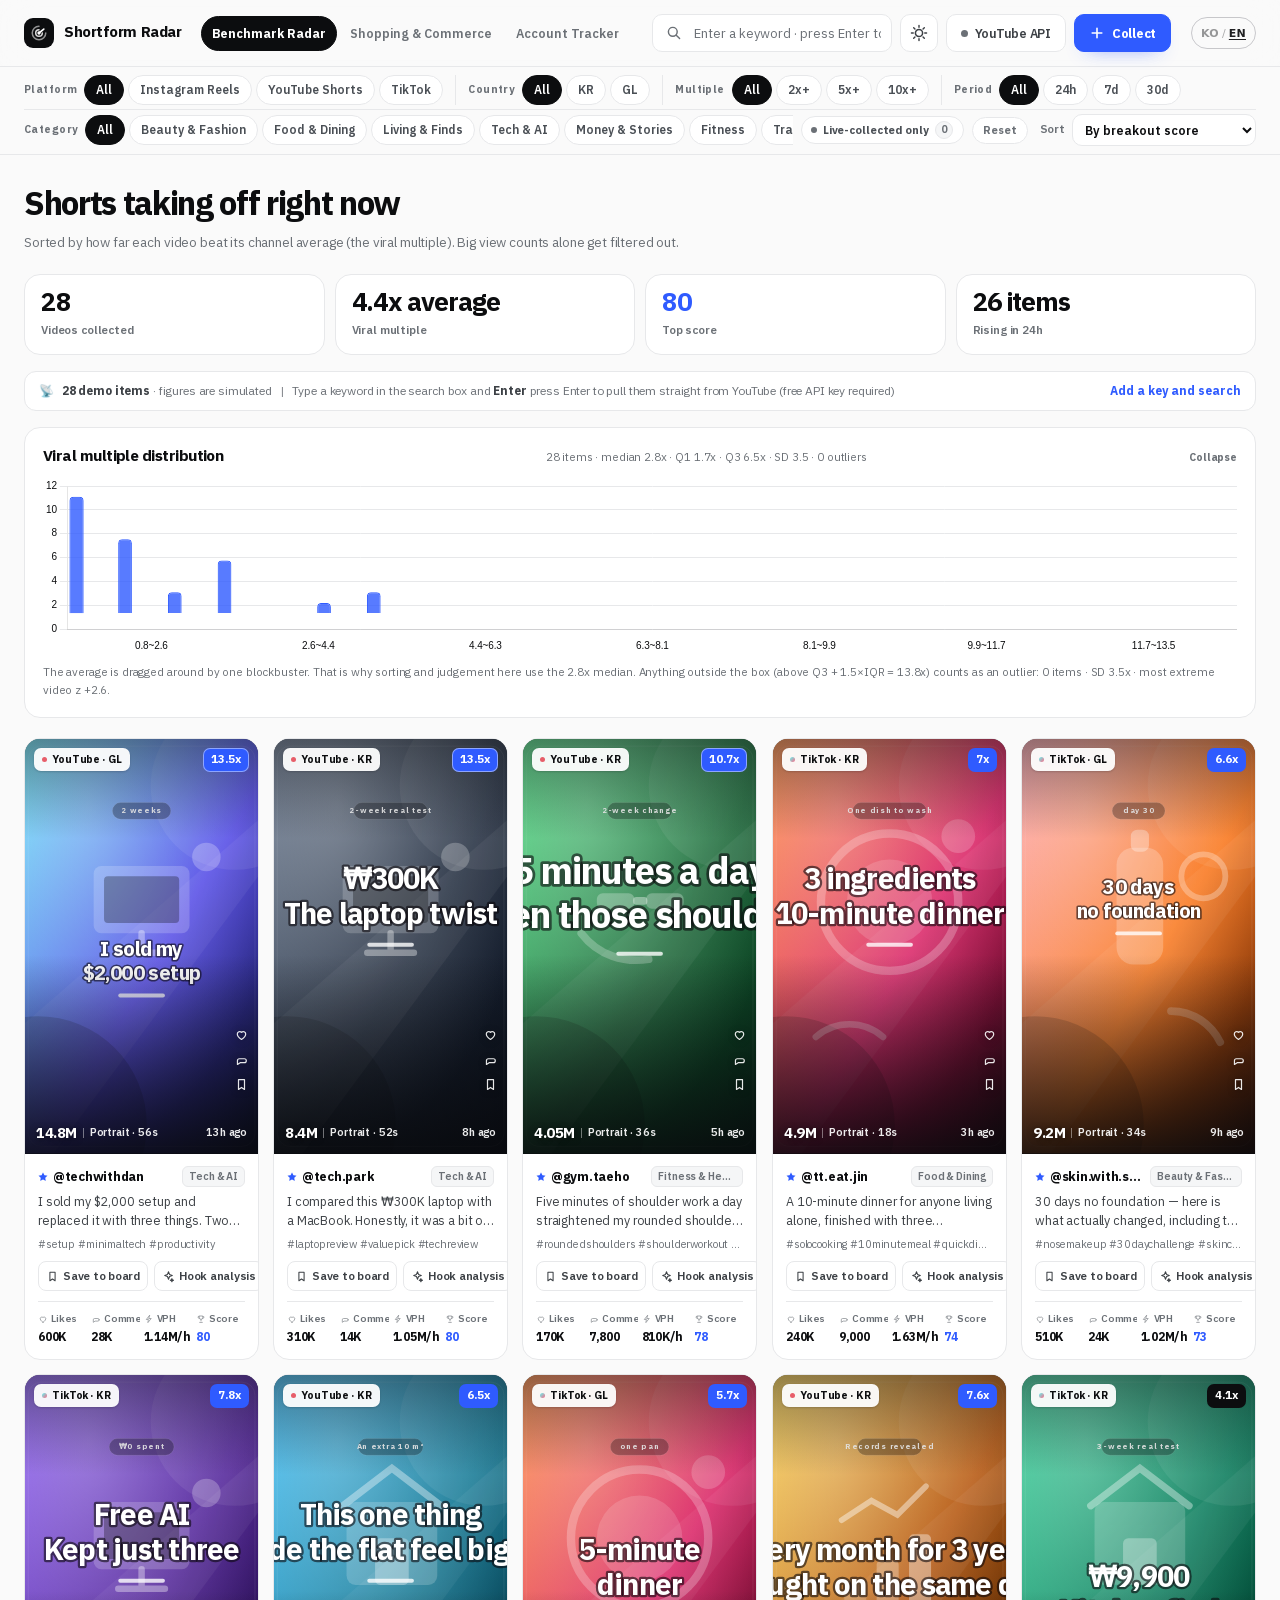
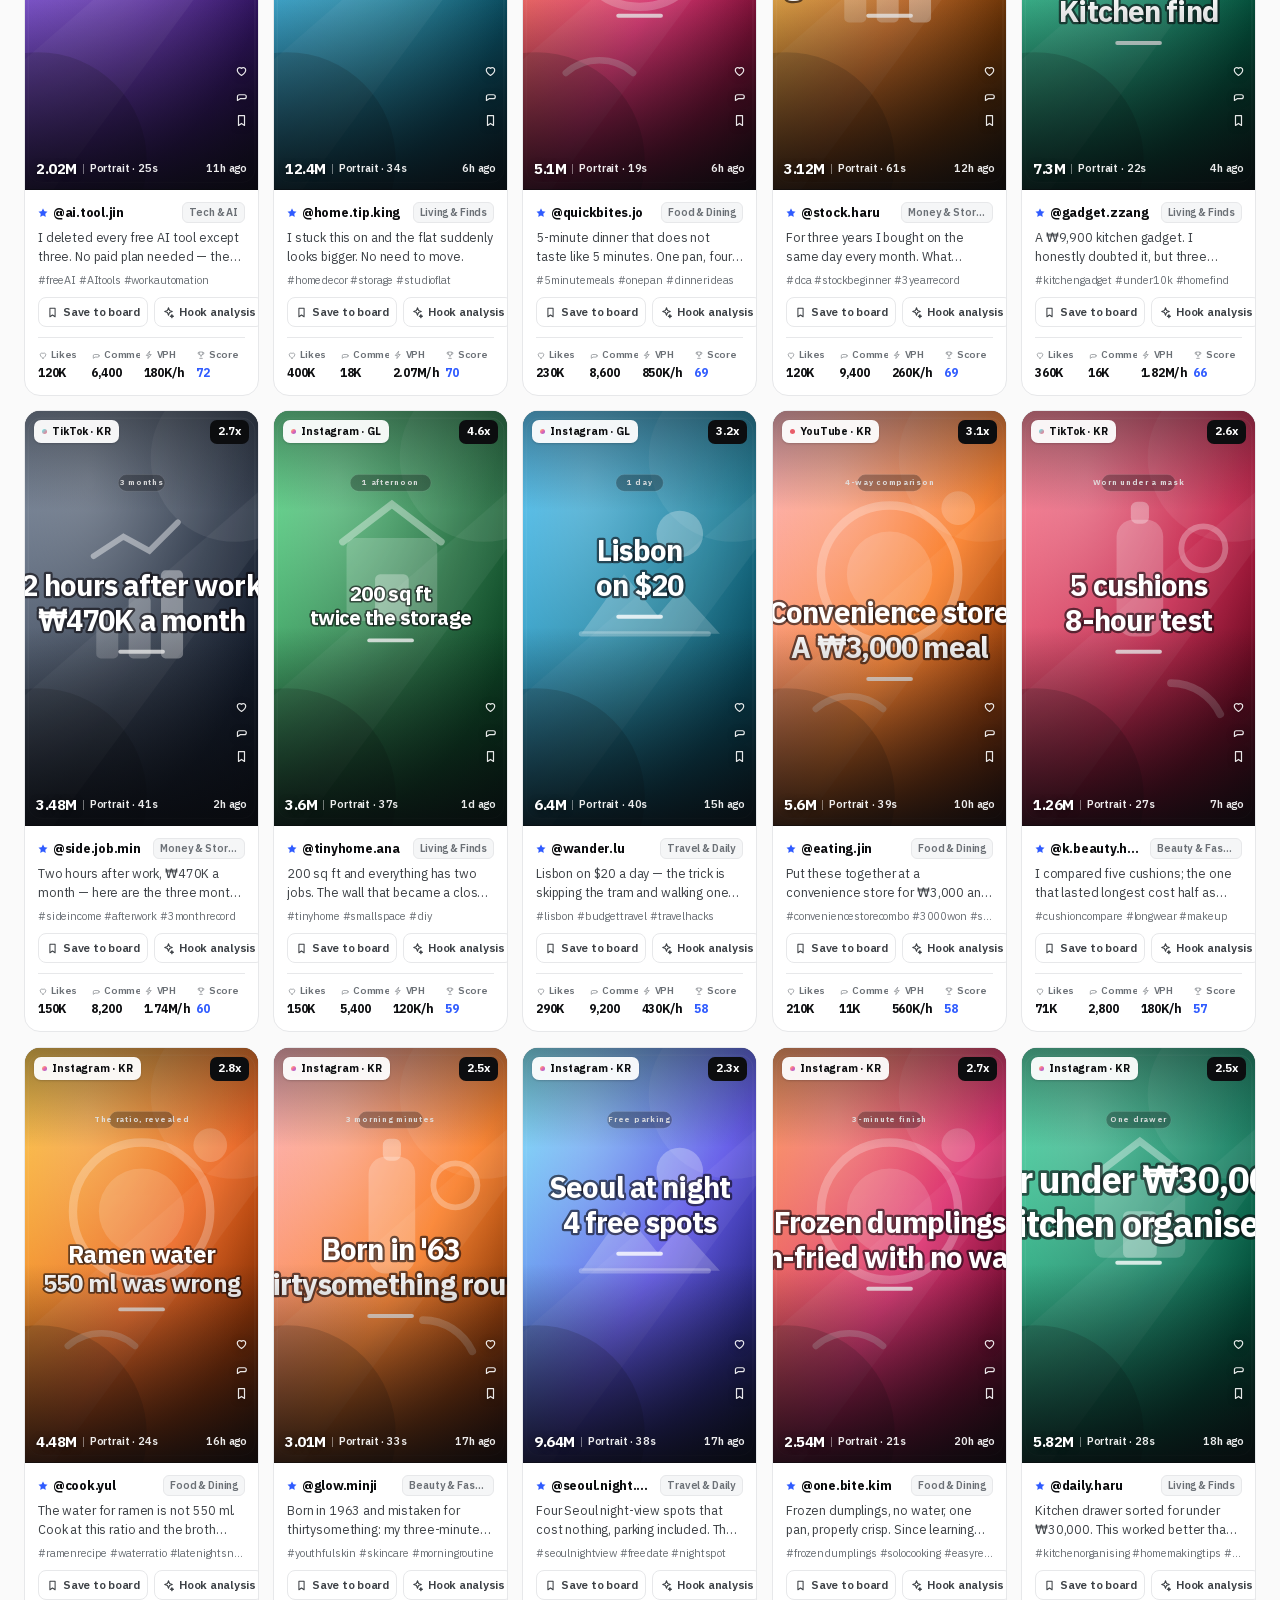
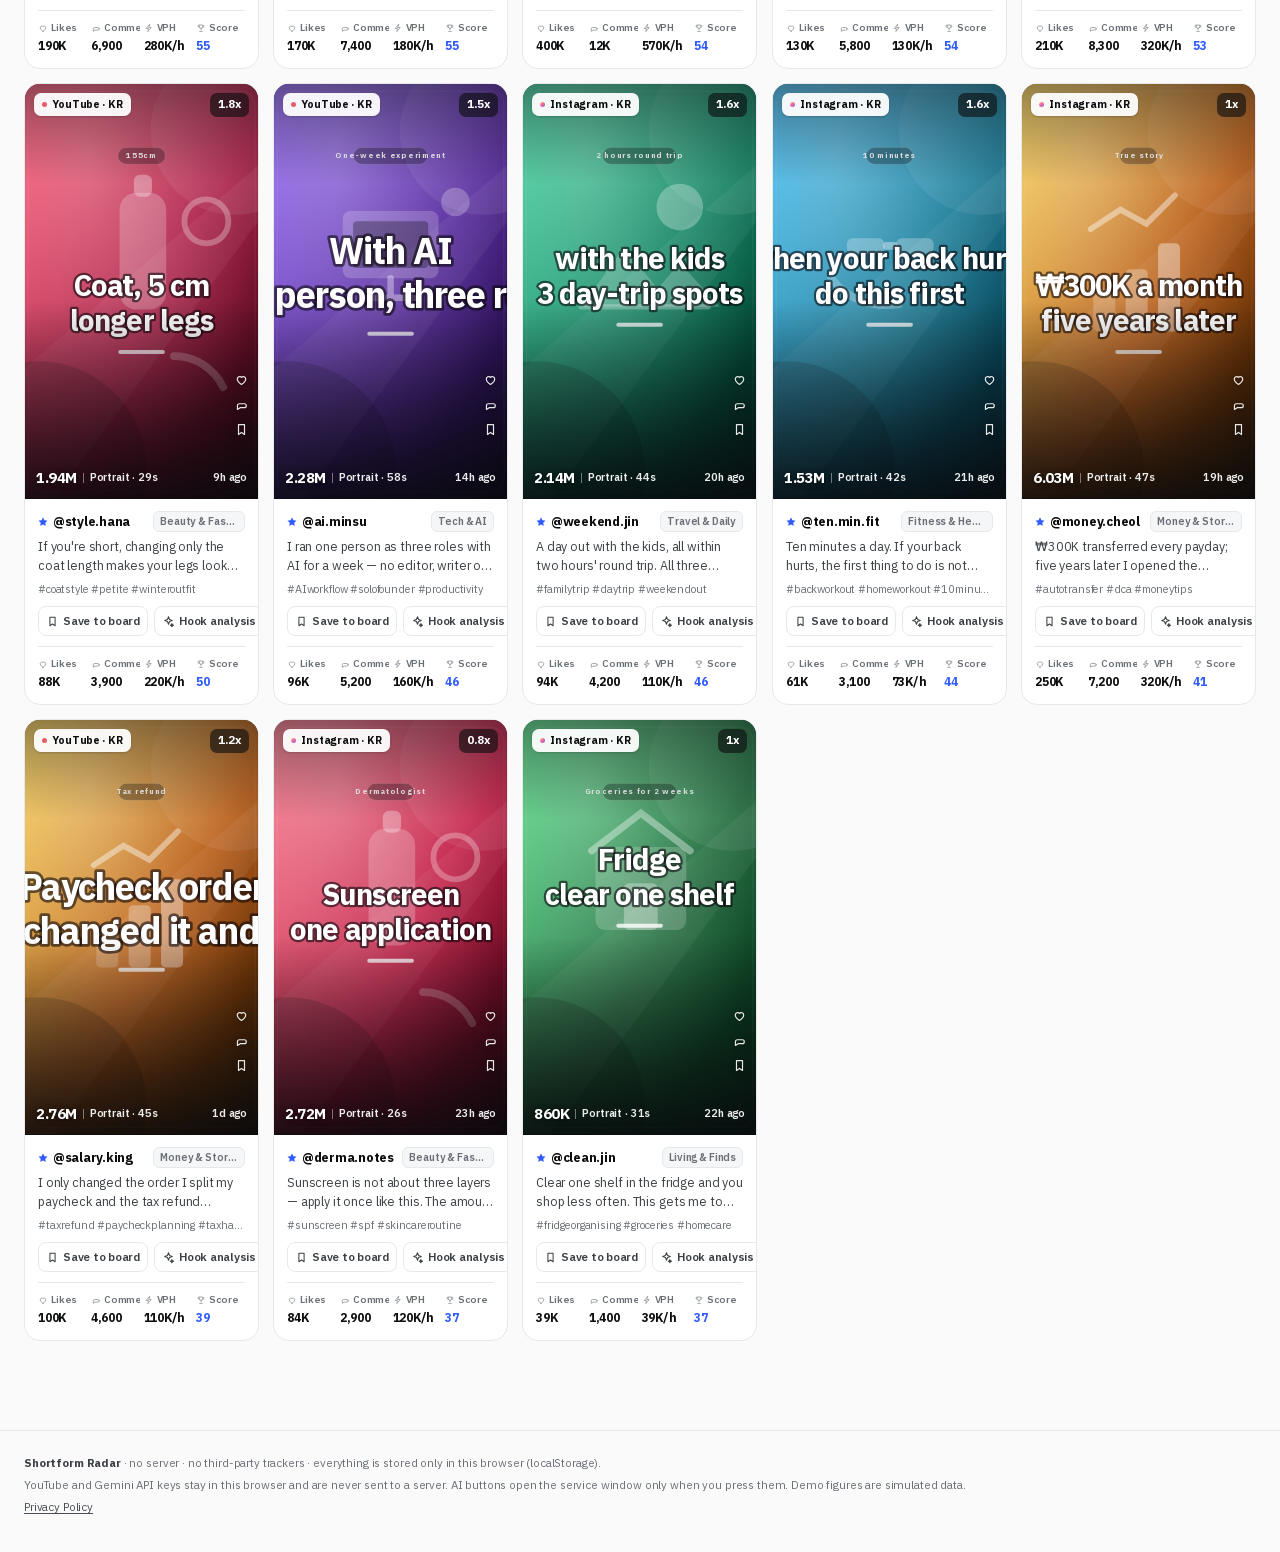
<file: index.html>
<!DOCTYPE html>
<html lang="ko" data-theme="light">
<head>
<meta charset="utf-8" />
<meta name="viewport" content="width=device-width, initial-scale=1, viewport-fit=cover" />
<title>떡상 레이더 — 숏폼 바이럴 수집기 &amp; 벤치마킹 보드</title>
<meta name="description" content="인스타 릴스·유튜브 쇼츠·틱톡의 떡상 영상을 채널 평균 대비 배수로 찾고, 훅 분석·8대 카피 심리 진단·PAS/BAB/AIDA/4U 리라이팅과 ChatGPT·Claude·Gemini 30초 대본 브리지까지 한 화면에서. 서버 없이 브라우저에만 저장됩니다." />
<meta name="theme-color" content="#FAFAFA" />
<meta name="color-scheme" content="light dark" />
<link rel="icon" href="favicon.svg" type="image/svg+xml" />
<link rel="stylesheet" href="styles.css" />
</head>
<body>
<a class="skip-link" href="#main">본문으로 바로가기</a>

<header class="topbar">
  <div class="topbar-inner">
    <a class="brand" href="#" data-action="go-radar" aria-label="떡상 레이더 홈">
      <span class="brand-mark" aria-hidden="true">
        <svg viewBox="0 0 40 40" width="30" height="30">
          <path d="M20 11a9 9 0 1 0 9 9" fill="none" stroke="currentColor" stroke-opacity=".55" stroke-width="2" stroke-linecap="round" />
          <path d="M20 15.6a4.4 4.4 0 1 0 4.4 4.4" fill="none" stroke="currentColor" stroke-opacity=".85" stroke-width="2" stroke-linecap="round" />
          <path d="M20 20l6.4-5.3" stroke="currentColor" stroke-width="2.2" stroke-linecap="round" />
          <circle cx="20" cy="20" r="2.2" fill="currentColor" />
        </svg>
      </span>
      <span class="brand-text">
        <strong>떡상 레이더</strong>
        <small>SHORTFORM RADAR</small>
      </span>
    </a>

    <nav class="tabs" role="tablist" aria-label="주요 화면">
      <button class="tab is-active" role="tab" aria-selected="true" data-tab="radar">벤치마킹 레이더</button>
      <button class="tab" role="tab" aria-selected="false" data-tab="commerce">쇼핑/커머스</button>
      <button class="tab" role="tab" aria-selected="false" data-tab="accounts">계정 추적</button>
      <button class="tab" role="tab" aria-selected="false" data-tab="board">팀 레퍼런스 보드<span class="tab-count" id="tabBoardCount" hidden></span></button>
      <button class="tab" role="tab" aria-selected="false" data-tab="ai">AI 훅·대본 분석</button>
    </nav>

    <div class="top-actions">
      <form class="search" id="searchForm" role="search" autocomplete="off">
        <button type="submit" class="search-go" aria-label="YouTube 실시간 검색" title="Enter 또는 클릭 → YouTube에서 바로 검색·수집">
          <svg viewBox="0 0 20 20" width="16" height="16" aria-hidden="true"><circle cx="8.5" cy="8.5" r="5.5" fill="none" stroke="currentColor" stroke-width="1.8"/><path d="M12.8 12.8L17 17" stroke="currentColor" stroke-width="1.8" stroke-linecap="round"/></svg>
        </button>
        <input id="searchInput" type="search" aria-label="키워드로 YouTube 실시간 검색" placeholder="키워드 입력 · Enter로 바로 수집" autocomplete="off" spellcheck="false" enterkeyhint="search" />
        <span class="search-kbd" id="searchKbd" aria-hidden="true">↵</span>
        <button type="button" class="search-clear" data-action="clear-search" aria-label="검색어 지우기" hidden>✕</button>
      </form>
      <button type="button" class="icon-btn" data-action="toggle-theme" aria-label="다크 모드로 전환" title="라이트/다크">
        <svg class="ico-sun" viewBox="0 0 20 20" width="18" height="18" aria-hidden="true"><circle cx="10" cy="10" r="4" fill="none" stroke="currentColor" stroke-width="1.7"/><path d="M10 1.6v2M10 16.4v2M1.6 10h2M16.4 10h2M4.1 4.1l1.4 1.4M14.5 14.5l1.4 1.4M15.9 4.1l-1.4 1.4M5.5 14.5l-1.4 1.4" stroke="currentColor" stroke-width="1.6" stroke-linecap="round"/></svg>
        <svg class="ico-moon" viewBox="0 0 20 20" width="18" height="18" aria-hidden="true"><path d="M16.5 12.4A7 7 0 0 1 7.6 3.5a7 7 0 1 0 8.9 8.9z" fill="none" stroke="currentColor" stroke-width="1.7" stroke-linejoin="round"/></svg>
      </button>
      <button type="button" class="btn btn-ghost api-btn" data-action="open-settings" id="apiButton">
        <span class="status-dot" id="apiDot" aria-hidden="true"></span>
        <span id="apiButtonLabel">YouTube API</span><span class="api-short">API</span>
      </button>
      <button type="button" class="btn btn-primary" data-action="open-collect" title="링크·CSV로 직접 추가 (YouTube는 위 검색창에서 바로 수집)" aria-label="링크·CSV로 수집">
        <svg viewBox="0 0 20 20" width="16" height="16" aria-hidden="true"><path d="M10 4v12M4 10h12" stroke="currentColor" stroke-width="2" stroke-linecap="round"/></svg>
        수집
      </button>
    </div>
  </div>
</header>

<div class="live-bar" id="liveBar" role="status" aria-live="polite" hidden></div>

<div class="filterbar" id="filterbar">
  <div class="filterbar-inner">
    <div class="chips" id="filterChips" role="group" aria-label="레이더 필터"></div>
  </div>
</div>

<main id="main" tabindex="-1">
  <!-- ── 벤치마킹 레이더 ─────────────────────────── -->
  <section class="view" id="view-radar" role="tabpanel" aria-label="벤치마킹 레이더">
    <div class="view-head">
      <div class="view-title">
        <h1>지금 터지는 숏폼</h1>
        <p class="sub">채널 평균 대비 몇 배 터졌는지(바이럴 배수)로 정렬합니다. 조회수만 큰 영상은 걸러집니다.</p>
      </div>
      <div class="summary" id="summary"></div>
    </div>
    <div class="source-note" id="sourceNote"></div>
    <details class="panel dist-panel" id="distPanel" open>
      <summary class="panel-head"><h2>바이럴 배수 분포</h2><span class="muted" id="distMeta">중앙값·사분위 기준</span></summary>
      <div class="dist-chart-wrap"><canvas id="distChart" height="168" role="img" aria-label="바이럴 배수 분포 막대그래프"></canvas></div>
      <p class="dist-note" id="distNote"></p>
    </details>
    <div class="grid" id="grid" aria-live="polite"></div>
    <div class="empty" id="empty" hidden>
      <p><strong>조건에 맞는 영상이 없습니다.</strong></p>
      <p class="muted" id="emptyHint">필터를 풀거나 새 키워드로 검색해 보세요.</p>
      <div class="empty-actions" id="emptyActions">
        <button class="btn btn-primary" data-action="live-search" id="emptyLiveBtn" hidden>YouTube에서 바로 검색</button>
        <button class="btn btn-ghost" data-action="reset-filters">필터 초기화</button>
      </div>
    </div>
  </section>

  <!-- ── 쇼핑/커머스 ─────────────────────────────── -->
  <section class="view" id="view-commerce" role="tabpanel" aria-label="쇼핑/커머스" hidden>
    <div class="view-head">
      <div class="view-title">
        <h1>숏폼 커머스</h1>
        <p class="sub">영상으로 팔린 상품만 모았습니다. 어떤 카테고리가 영상 매출을 만들고 있는지 먼저 봅니다.</p>
      </div>
      <div class="summary" id="commerceSummary"></div>
    </div>
    <div class="commerce-panel">
      <div class="panel" id="commerceCategories"></div>
      <div class="panel" id="commerceTop"></div>
    </div>
    <div class="section-label"><span>상품별 떡상 영상</span><em id="commerceCount"></em></div>
    <div class="grid" id="commerceGrid"></div>
  </section>

  <!-- ── 계정 추적 ───────────────────────────────── -->
  <section class="view" id="view-accounts" role="tabpanel" aria-label="계정 추적" hidden>
    <div class="view-head">
      <div class="view-title">
        <h1>계정 추적</h1>
        <p class="sub">관심 크리에이터만 모아 봅니다. 그 계정의 평소 조회수 대비 튀는 영상만 따로 볼 수 있습니다.</p>
      </div>
      <div class="summary" id="accountsSummary"></div>
    </div>
    <form class="track-form" id="trackForm" autocomplete="off">
      <label class="sr-only" for="trackInput">추적할 계정 핸들</label>
      <input id="trackInput" type="text" placeholder="@핸들 또는 크리에이터 이름 (예: @tech.park)" />
      <button class="btn btn-primary" type="submit">계정 추적</button>
      <label class="check"><input type="checkbox" id="watchOnlyOutliers" /> 2x 이상만</label>
    </form>
    <div id="accountList"></div>
  </section>

  <!-- ── 팀 레퍼런스 보드 ────────────────────────── -->
  <section class="view" id="view-board" role="tabpanel" aria-label="팀 레퍼런스 보드" hidden>
    <div class="view-head">
      <div class="view-title">
        <h1>팀 레퍼런스 보드</h1>
        <p class="sub">저장 → 각색 → 촬영 → 업로드. 카드를 끌어 옮기거나 버튼으로 상태를 바꿉니다. 메모와 태그도 카드에 남습니다.</p>
      </div>
      <div class="board-actions">
        <button class="btn btn-ghost" data-action="export-board-csv">CSV 내보내기</button>
        <button class="btn btn-ghost" data-action="export-board-json">JSON 내보내기</button>
        <button class="btn btn-ghost danger" data-action="clear-board">보드 비우기</button>
      </div>
    </div>
    <div class="kanban" id="kanban"></div>
    <div class="empty" id="boardEmpty" hidden>
      <p><strong>아직 저장한 레퍼런스가 없습니다.</strong></p>
      <p class="muted">레이더 카드의 <b>보드 저장</b>을 누르면 여기로 들어옵니다.</p>
      <button class="btn btn-ghost" data-action="go-radar">레이더로 가기</button>
    </div>
  </section>

  <!-- ── AI 훅·대본 분석 ─────────────────────────── -->
  <section class="view" id="view-ai" role="tabpanel" aria-label="AI 훅·대본 분석" hidden>
    <div class="view-head">
      <div class="view-title">
        <h1>AI 훅·대본 분석</h1>
        <p class="sub">모은 영상의 첫 3초 훅 유형을 갈라 보면, 이 카테고리에서 뭐가 먹히는지 보입니다. 8대 심리 트리거 진단·PAS/BAB/AIDA/4U 리라이팅과 내 구독 AI 30초 대본 브리지까지 같이 만듭니다.</p>
      </div>
      <div class="summary" id="aiSummary"></div>
    </div>
    <div class="ai-layout">
      <div class="panel">
        <div class="panel-head"><h2>훅 유형 성과</h2><span class="muted" id="aiRange"></span></div>
        <div id="hookStats" class="hook-stats"></div>
      </div>
      <div class="panel">
        <div class="panel-head"><h2>훅 공식 라이브러리</h2><span class="muted">복사해서 바로 쓰기</span></div>
        <div id="hookLibrary" class="hook-library"></div>
      </div>
    </div>
    <div class="panel studio" id="studio"></div>
    <div class="panel psy-panel" id="psychPanel"></div>
    <div class="panel bridge-panel" id="bridgePanel"></div>
  </section>
</main>

<footer class="footer">
  <div class="footer-inner">
    <p><strong>떡상 레이더</strong> · 서버 없음 · 외부 트래커 0건 · 모든 데이터는 이 브라우저(localStorage)에만 저장됩니다.</p>
    <p class="muted">YouTube API·Gemini API 키는 이 브라우저에만 저장되며 서버로 전송되지 않습니다. AI 버튼은 누를 때만 해당 서비스 창을 엽니다. 데모 수치는 시뮬레이션 데이터입니다.</p>
    <p class="muted footer-links"><a href="privacy.html">개인정보 처리방침</a></p>
  </div>
</footer>

<div class="modal-root" id="modalRoot" hidden></div>
<div class="toast-root" id="toastRoot" aria-live="polite"></div>

<script src="engines/copy-psych-engine.js"></script>
<script src="engines/ai-bridge.js"></script>
<!-- 오픈소스 엔진: PapaParse(MIT) CSV · simple-statistics(ISC) 분포 · Chart.js(MIT) 그래프 -->
<script src="assets/vendor/papaparse.min.js"></script>
<script src="assets/vendor/simple-statistics.min.js"></script>
<script src="assets/vendor/chart.umd.min.js"></script>
<script src="engines/stats-engine.js"></script>
<script src="engines/pro-api-connector.js"></script>
<script src="core.js"></script>
<script src="data.js"></script>
<script src="app.js"></script>
<script src="i18n.js"></script>
</body>
</html>
</file>
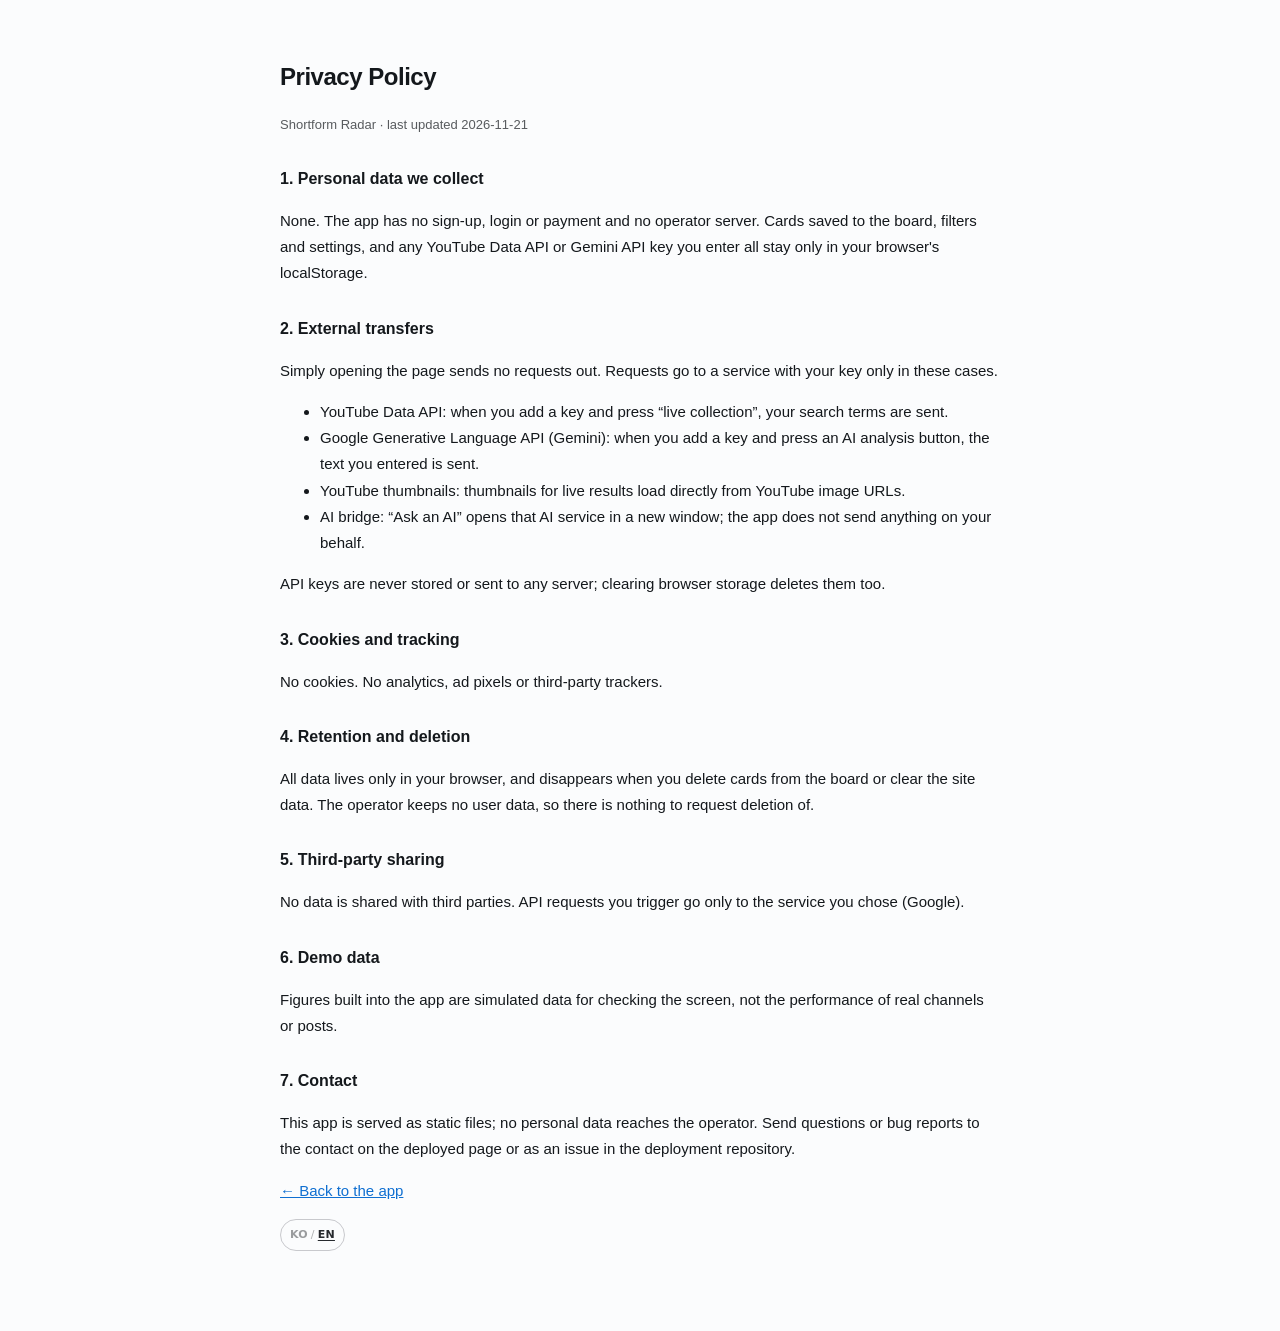
<file: privacy.html>
<!DOCTYPE html>
<html lang="ko">
<head>
<meta charset="utf-8" />
<meta name="viewport" content="width=device-width, initial-scale=1" />
<link rel="icon" href="favicon.svg" />
<title>개인정보 처리 방침 — 떡상 레이더</title>
<meta name="description" content="떡상 레이더는 서버 없이 브라우저에서만 동작하는 정적 앱입니다. 수집하는 개인정보가 없고, API 키는 브라우저에만 저장됩니다." />
<style>
  :root { color-scheme: light dark; }
  body { max-width: 720px; margin: 0 auto; padding: 40px 20px 80px; font: 15px/1.75 -apple-system, BlinkMacSystemFont, 'Apple SD Gothic Neo', 'Malgun Gothic', sans-serif; color: #14181c; background: #fbfcfd; }
  @media (prefers-color-scheme: dark) { body { color: #e9edf1; background: #0b0e11; } a { color: #7cc4ff; } }
  h1 { font-size: 24px; letter-spacing: -.02em; }
  h2 { font-size: 16px; margin-top: 28px; }
  .muted { opacity: .7; font-size: 13px; }
  a { color: #0f6fd1; }
</style>
</head>
<body>
<h1>개인정보 처리 방침</h1>
<p class="muted">떡상 레이더(Shortform Radar) · 최종 갱신 2026-11-21</p>

<h2>1. 수집하는 개인정보</h2>
<p>없습니다. 이 앱은 회원가입·로그인·결제가 없고, 운영자 서버가 없습니다. 보드에 저장한 카드, 필터·설정, 직접 넣은 YouTube Data API 키와 Gemini API 키는 모두 사용자의 브라우저 localStorage에만 저장됩니다.</p>

<h2>2. 외부 전송</h2>
<p>페이지를 열기만 하면 외부로 나가는 요청이 없습니다. 다음 경우에만 사용자가 넣은 키로 해당 서비스에 요청이 갑니다.</p>
<ul>
  <li>YouTube Data API: 사용자가 키를 넣고 '실시간 수집'을 눌렀을 때 검색어가 전송됩니다.</li>
  <li>Google Generative Language API(Gemini): 사용자가 키를 넣고 AI 분석 버튼을 눌렀을 때 입력한 문구가 전송됩니다.</li>
  <li>YouTube 썸네일: 실시간 수집 결과의 썸네일은 YouTube 이미지 주소에서 직접 불러옵니다.</li>
  <li>AI 브리지: 'AI에게 물어보기'는 새 창에서 해당 AI 서비스 페이지를 여는 방식이며, 앱이 내용을 대신 보내지 않습니다.</li>
</ul>
<p>API 키는 어느 서버에도 저장·전송되지 않고, 브라우저 저장소를 지우면 함께 삭제됩니다.</p>

<h2>3. 쿠키·추적</h2>
<p>쿠키를 쓰지 않습니다. 분석 도구·광고 픽셀·외부 트래커를 넣지 않습니다.</p>

<h2>4. 보관과 삭제</h2>
<p>모든 데이터는 브라우저 저장소에만 있고, 앱의 보드에서 카드를 지우거나 브라우저 사이트 데이터를 삭제하면 함께 사라집니다. 운영자는 사용자의 데이터를 보관하지 않으므로 별도 삭제 요청 대상이 없습니다.</p>

<h2>5. 제3자 제공</h2>
<p>제3자에게 제공하는 데이터가 없습니다. 사용자가 직접 실행한 API 요청은 사용자가 고른 서비스(Google)로만 갑니다.</p>

<h2>6. 데모 데이터</h2>
<p>앱에 들어 있는 수치는 화면 확인용 시뮬레이션 데이터이며 실제 채널·게시물의 성과가 아닙니다.</p>

<h2>7. 문의</h2>
<p>이 앱은 정적 파일로 배포되며 운영자에게 개인정보가 전달되지 않습니다. 문의·오류 제보는 배포 페이지에 안내된 연락처나 배포 저장소의 이슈로 남겨 주세요.</p>

<p><a href="./">← 앱으로 돌아가기</a></p>
<script src="i18n.js"></script>
</body>
</html>
</file>
<file: styles.css>
/* ============================================================
   떡상 레이더 · styles.css
   디자인 시스템: Direction A — Crisp Bento SaaS
   · 순백 #FFFFFF 표면 / #FAFAFA 배경 / 1px #E7E8EA 헤어라인
   · 16px 라운드 · 잉크 #0C0D0F · 코발트 #2F5BFF 단일 액센트
   · 800 산세리프 헤드라인 · 본문 대비 4.5:1 이상
   다크 테마는 [data-theme="dark"]에서 같은 규칙의 잉크 캔버스로 뒤집힌다.
   ============================================================ */

@font-face {
  font-family: 'PlexKR';
  src: url('assets/fonts/plexkr-Regular.woff2') format('woff2');
  font-weight: 400; font-style: normal; font-display: swap;
}
@font-face {
  font-family: 'PlexKR';
  src: url('assets/fonts/plexkr-SemiBold.woff2') format('woff2');
  font-weight: 500 600; font-style: normal; font-display: swap;
}
@font-face {
  font-family: 'PlexKR';
  src: url('assets/fonts/plexkr-Bold.woff2') format('woff2');
  font-weight: 700 900; font-style: normal; font-display: swap;
}

/* ── tokens ──────────────────────────────────────── */
:root {
  color-scheme: light;
  --font: 'PlexKR', 'Pretendard', 'Apple SD Gothic Neo', 'Noto Sans KR',
          -apple-system, BlinkMacSystemFont, 'Segoe UI', 'Malgun Gothic', sans-serif;
  --mono: ui-monospace, SFMono-Regular, Menlo, monospace;

  --bg: #FAFAFA;
  --surface: #FFFFFF;
  --surface-2: #F5F6F7;
  --surface-3: #ECEEF0;

  --line: #E7E8EA;
  --line-strong: #D7D9DD;

  --ink: #0C0D0F;
  --ink-2: #3C4045;
  --ink-3: #4A4F55;
  --ink-4: #6B7076;

  --accent: #2F5BFF;
  --accent-ink: #2445C9;
  --accent-soft: #EEF2FF;
  --accent-line: #DDE4FF;

  /* 기존 변수 이름 유지(JS 인라인 스타일 호환) */
  --brand: #2F5BFF;
  --brand-2: #2F5BFF;
  --brand-soft: #EEF2FF;

  --ok: #0E9F6E;
  --ok-text: #0B7A55;
  --ok-soft: #E9F9F1;
  --warn: #B4441A;
  --danger: #C02626;

  --shadow-1: 0 1px 2px rgba(12, 13, 15, .04);
  --shadow-2: 0 12px 28px -20px rgba(12, 13, 15, .35);
  --shadow-3: 0 32px 80px -40px rgba(12, 13, 15, .55);

  --r-xs: 6px;
  --r-sm: 10px;
  --r-md: 12px;
  --r-lg: 16px;
  --r-xl: 16px;

  --maxw: 1440px;
  --topbar-h: 66px;
}

[data-theme="dark"] {
  color-scheme: dark;
  --bg: #08090B;
  --surface: #121316;
  --surface-2: #17191D;
  --surface-3: #1E2025;

  --line: #26282E;
  --line-strong: #34373E;

  --ink: #F5F6F8;
  --ink-2: #D2D6DC;
  --ink-3: #B4BAC2;
  --ink-4: #A2A8B1;

  --accent: #7C97FF;
  --accent-ink: #A9BBFF;
  --accent-soft: #1A2350;
  --accent-line: #2B3A75;

  --brand: #7C97FF;
  --brand-2: #7C97FF;
  --brand-soft: #18203F;

  --ok: #34D399;
  --ok-text: #5FE3B0;
  --ok-soft: #10281F;
  --warn: #F0A17A;
  --danger: #F08585;

  --shadow-1: 0 1px 2px rgba(0, 0, 0, .5);
  --shadow-2: 0 16px 36px -22px rgba(0, 0, 0, .9);
  --shadow-3: 0 40px 90px -40px rgba(0, 0, 0, .95);
}

/* ── base ────────────────────────────────────────── */
* { box-sizing: border-box; }
[hidden] { display: none !important; }
html { -webkit-text-size-adjust: 100%; }
body {
  margin: 0;
  font-family: var(--font);
  background: var(--bg);
  color: var(--ink);
  font-size: 14px;
  line-height: 1.5;
  letter-spacing: -0.01em;
  -webkit-font-smoothing: antialiased;
  text-rendering: optimizeLegibility;
}
h1, h2, h3, h4 { margin: 0; font-weight: 800; letter-spacing: -0.03em; }
h1 { letter-spacing: -0.04em; }
p { margin: 0; }
a { color: inherit; text-decoration: none; }
button { font-family: inherit; }
::selection { background: var(--accent-soft); color: var(--ink); }

.sr-only {
  position: absolute; width: 1px; height: 1px; padding: 0; margin: -1px;
  overflow: hidden; clip: rect(0 0 0 0); white-space: nowrap; border: 0;
}
.skip-link {
  position: fixed; left: 12px; top: -64px; z-index: 200;
  background: var(--ink); color: var(--surface); padding: 10px 14px; border-radius: var(--r-sm);
  transition: top .15s ease;
}
.skip-link:focus { top: 12px; }
:focus-visible { outline: 2px solid var(--accent); outline-offset: 2px; border-radius: 6px; }
.muted { color: var(--ink-4); }

/* ── top bar ─────────────────────────────────────── */
.topbar {
  position: sticky; top: 0; z-index: 40;
  background: color-mix(in srgb, var(--bg) 84%, transparent);
  backdrop-filter: saturate(160%) blur(16px);
  -webkit-backdrop-filter: saturate(160%) blur(16px);
  border-bottom: 1px solid var(--line);
}
.topbar-inner {
  max-width: var(--maxw); margin: 0 auto; padding: 0 24px;
  display: flex; align-items: center; gap: 20px; min-height: var(--topbar-h);
}
.brand { display: flex; align-items: center; gap: 10px; flex: none; }
.brand-mark {
  width: 30px; height: 30px; border-radius: 9px; flex: none;
  background: var(--ink); color: var(--surface);
  display: grid; place-items: center;
}
.brand-mark svg { width: 30px; height: 30px; display: block; }
.brand-text { display: flex; flex-direction: column; line-height: 1.15; }
.brand-text strong { font-size: 15px; font-weight: 800; letter-spacing: -0.03em; }
.brand-text small { font-size: 8.5px; letter-spacing: 0.18em; color: var(--ink-4); font-weight: 600; margin-top: 2px; }

.tabs {
  display: flex; gap: 2px; flex: 1 1 auto; min-width: 0; overflow-x: auto;
  scrollbar-width: none; padding: 4px 0;
}
.tabs::-webkit-scrollbar { display: none; }
.tab {
  border: 1px solid transparent; background: transparent; color: var(--ink-4);
  font-size: 13px; font-weight: 600; padding: 7px 12px; border-radius: 999px;
  cursor: pointer; white-space: nowrap; display: inline-flex; align-items: center; gap: 6px;
  transition: color .15s, background .15s, border-color .15s;
}
.tab:hover { color: var(--ink); background: var(--surface-2); }
.tab.is-active {
  color: var(--surface); background: var(--ink); border-color: var(--ink); font-weight: 700;
}
.tab-count {
  background: var(--accent); color: #fff; border-radius: 999px;
  font-size: 10px; font-weight: 800; padding: 1px 6px; min-width: 18px; text-align: center;
  font-variant-numeric: tabular-nums;
}
[data-theme="dark"] .tab.is-active { color: #0C0D0F; }

.top-actions { display: flex; align-items: center; gap: 8px; flex: none; }
.search {
  display: flex; align-items: center; gap: 7px; height: 38px; padding: 0 8px 0 10px;
  background: var(--surface); border: 1px solid var(--line); border-radius: var(--r-sm);
  color: var(--ink-4); width: 288px; margin: 0;
  transition: width .18s ease, border-color .15s, box-shadow .15s;
}
.search:focus-within {
  border-color: var(--accent); box-shadow: 0 0 0 3px color-mix(in srgb, var(--accent) 14%, transparent);
  color: var(--ink-3);
}
.search-go {
  flex: none; display: grid; place-items: center; width: 22px; height: 22px; padding: 0;
  border: 0; background: transparent; color: inherit; cursor: pointer; border-radius: 5px;
}
.search-go:hover { color: var(--accent); }
.search-kbd {
  flex: none; font-family: var(--mono); font-size: 10px; font-weight: 600; line-height: 1;
  color: var(--ink-4); border: 1px solid var(--line); border-radius: 4px; padding: 2px 4px;
}
.search input {
  border: 0; outline: 0; background: transparent; color: var(--ink);
  font-size: 13px; width: 100%; min-width: 0; font-family: inherit;
}
.search input::placeholder { color: var(--ink-4); }
/* 브라우저 기본 지우기 ✕ 는 우리 버튼과 겹치므로 숨긴다 */
.search input::-webkit-search-cancel-button,
.search input::-webkit-search-decoration { -webkit-appearance: none; appearance: none; display: none; }
.search-clear { border: 0; background: transparent; color: var(--ink-4); cursor: pointer; font-size: 12px; padding: 2px 4px; }
.input::placeholder, .field input::placeholder, .field select::placeholder,
.track-form input::placeholder, textarea.input::placeholder { color: var(--ink-4); opacity: 1; }

.icon-btn {
  width: 38px; height: 38px; display: grid; place-items: center; flex: none;
  border: 1px solid var(--line); border-radius: var(--r-sm); background: var(--surface);
  color: var(--ink-2); cursor: pointer; transition: background .15s, color .15s, border-color .15s;
}
.icon-btn:hover { background: var(--surface-2); color: var(--ink); border-color: var(--line-strong); }
[data-theme="light"] .ico-moon { display: none; }
[data-theme="dark"] .ico-sun { display: none; }

.btn {
  display: inline-flex; align-items: center; gap: 7px; justify-content: center;
  border: 1px solid var(--ink); background: var(--ink); color: var(--surface);
  height: 38px; padding: 0 14px; border-radius: var(--r-sm);
  font-size: 13px; font-weight: 700; letter-spacing: -0.02em;
  cursor: pointer; white-space: nowrap;
  transition: transform .12s, background .15s, border-color .15s, color .15s;
}
.btn:hover { opacity: .9; }
.btn:active { transform: translateY(1px); }
.btn-primary {
  background: var(--accent); border-color: var(--accent); color: #FFFFFF;
  box-shadow: 0 8px 20px -14px rgba(47, 91, 255, .9);
}
[data-theme="dark"] .btn-primary { color: #0A0B0D; }
/* btn-ghost·api-btn은 어두운 표면 위에 놓이므로 다크에서도 밝은 글자색을 쓴다(위 규칙은 제거). */
.btn-ghost {
  background: var(--surface); border-color: var(--line); color: var(--ink-2); font-weight: 600;
}
.btn-ghost:hover { background: var(--surface-2); border-color: var(--line-strong); color: var(--ink); opacity: 1; }
.btn.danger { color: var(--danger); }
.btn.danger:hover { background: color-mix(in srgb, var(--danger) 8%, var(--surface)); }
.btn-sm { height: 30px; padding: 0 10px; font-size: 12px; border-radius: 8px; }
.api-btn { font-size: 12.5px; font-weight: 600; }
.api-btn .api-short { display: none; }
.status-dot { width: 7px; height: 7px; border-radius: 50%; background: var(--ink-4); flex: none; }
.status-dot.on { background: var(--ok); box-shadow: 0 0 0 3px color-mix(in srgb, var(--ok) 18%, transparent); }

/* ── filter bar ──────────────────────────────────── */
.filterbar {
  position: sticky; top: var(--topbar-h); z-index: 30;
  background: color-mix(in srgb, var(--bg) 90%, transparent);
  backdrop-filter: blur(14px); -webkit-backdrop-filter: blur(14px);
  border-bottom: 1px solid var(--line);
}
.filterbar-inner {
  max-width: var(--maxw); margin: 0 auto; padding: 8px 24px;
  display: flex; align-items: center; gap: 12px;
}
.chips { display: flex; flex-direction: column; gap: 4px; flex: 1 1 auto; min-width: 0; }
.chip-row {
  display: flex; align-items: center; gap: 4px 0; min-width: 0; overflow-x: auto;
  scrollbar-width: none;
}
.chip-row::-webkit-scrollbar { display: none; }
.chip-scroll {
  display: flex; align-items: center; flex: 1 1 auto; min-width: 0; overflow-x: auto;
  scrollbar-width: none;
}
.chip-scroll::-webkit-scrollbar { display: none; }
.chip-row.secondary { border-top: 1px solid var(--line); padding-top: 4px; }
.chip-row.secondary .sort { margin-left: auto; padding-left: 12px; flex: none; background: var(--bg); }
.chip-group {
  display: flex; align-items: center; gap: 4px; padding: 0 12px;
  border-right: 1px solid var(--line); flex: none;
}
.chip-group:first-child { padding-left: 0; }
.chip-group:last-child { border-right: 0; }
.chip-label {
  font-size: 10.5px; font-weight: 700; color: var(--ink-4);
  letter-spacing: .04em; margin-right: 3px;
}
.chip {
  border: 1px solid var(--line); background: var(--surface); color: var(--ink-3);
  border-radius: 999px; padding: 5px 11px; font-size: 12px; font-weight: 600;
  cursor: pointer; white-space: nowrap;
  transition: background .14s, color .14s, border-color .14s;
}
.chip:hover { background: var(--surface-2); color: var(--ink); border-color: var(--line-strong); }
.chip.is-on { background: var(--ink); color: var(--surface); border-color: var(--ink); }
[data-theme="dark"] .chip.is-on { background: var(--ink); color: #0A0B0D; }
[data-theme="dark"] .tab-count { color: #0A0B0D; }
.chip.is-on .chip-n { color: color-mix(in srgb, var(--surface) 70%, transparent); }
.filter-tail { display: none; }
.filter-reset {
  flex: none; border: 1px solid var(--line); background: var(--surface); color: var(--ink-4);
  border-radius: 999px; padding: 4px 10px; font-size: 11px; font-weight: 700;
  cursor: pointer; margin-left: 8px;
}
.filter-reset:hover { color: var(--ink); background: var(--surface-2); border-color: var(--line-strong); }

/* '실시간 수집만' — A안의 라이브 필 */
.filter-toggle {
  flex: none; display: inline-flex; align-items: center; gap: 6px; margin-left: 8px;
  border: 1px solid var(--line); background: var(--surface); color: var(--ink-3);
  border-radius: 999px; padding: 4px 10px 4px 9px; font-family: inherit;
  font-size: 11px; font-weight: 700; letter-spacing: -0.01em; cursor: pointer; white-space: nowrap;
  transition: background .14s, color .14s, border-color .14s, box-shadow .14s;
}
.filter-toggle:hover { color: var(--ink); border-color: var(--line-strong); background: var(--surface-2); }
.filter-toggle .ft-dot {
  width: 6px; height: 6px; border-radius: 50%; background: var(--ink-4); flex: none;
  transition: background .14s, box-shadow .14s;
}
.filter-toggle .ft-count {
  font-size: 10px; font-weight: 800; line-height: 1; padding: 3px 5px; border-radius: 999px;
  background: var(--surface-2); color: var(--ink-4); font-variant-numeric: tabular-nums;
  border: 1px solid var(--line);
}
.filter-toggle.is-empty .ft-count { color: var(--ink-4); }
.filter-toggle.is-on {
  background: var(--accent-soft); border-color: var(--accent-line); color: var(--accent-ink);
}
.filter-toggle.is-on:hover { background: color-mix(in srgb, var(--accent) 14%, var(--surface)); }
.filter-toggle.is-on .ft-dot { background: var(--ok); box-shadow: 0 0 0 3px color-mix(in srgb, var(--ok) 18%, transparent); }
.filter-toggle.is-on .ft-count {
  background: var(--surface); color: var(--accent-ink); border-color: var(--accent-line);
}
.sort { display: flex; align-items: center; gap: 7px; font-size: 11.5px; color: var(--ink-4); font-weight: 600; }
.sort select {
  font-family: inherit; font-size: 12.5px; font-weight: 600; color: var(--ink);
  background: var(--surface); border: 1px solid var(--line); border-radius: var(--r-sm);
  height: 32px; padding: 0 8px; cursor: pointer;
}

/* ── layout / views ──────────────────────────────── */
main { max-width: var(--maxw); margin: 0 auto; padding: 30px 24px 64px; }
.view-head { margin-bottom: 16px; }
.view-title h1 {
  font-size: clamp(26px, 2.6vw, 34px); font-weight: 800; line-height: 1.18;
}
.view-title .sub {
  color: var(--ink-4); font-size: 13.5px; margin-top: 8px; max-width: 660px; line-height: 1.6;
}
.summary {
  display: flex; flex-wrap: wrap; gap: 10px; margin-top: 20px;
}
.stat {
  flex: 1 1 230px; max-width: 360px;
  background: var(--surface); border: 1px solid var(--line); border-radius: var(--r-lg);
  padding: 14px 16px; min-width: 0;
}
.stat b {
  display: block; font-size: 26px; font-weight: 800; letter-spacing: -0.04em;
  line-height: 1.1; font-variant-numeric: tabular-nums;
  white-space: nowrap; overflow: hidden; text-overflow: ellipsis;
}
.stat span { display: block; margin-top: 5px; font-size: 11.5px; color: var(--ink-4); font-weight: 600; }
.stat.hot b { color: var(--accent); }

.source-note {
  display: flex; align-items: center; gap: 8px; flex-wrap: wrap;
  font-size: 12px; color: var(--ink-4);
  background: var(--surface); border: 1px solid var(--line);
  border-radius: var(--r-md); padding: 10px 14px; margin: 16px 0;
}
.source-note b { color: var(--ink-2); }
.source-note .badge-live { font-size: 11px; }
.source-note .dot-sep { color: var(--ink-4); opacity: .85; }
.source-note .link {
  color: var(--accent); font-weight: 700; cursor: pointer; border: 0; background: none;
  font-size: 12px; padding: 0; margin-left: auto;
}
.source-note .link:hover { color: var(--accent-ink); text-decoration: underline; text-underline-offset: 2px; }

/* ── 실시간 검색 상태바 ──────────────────────────── */
.live-bar {
  max-width: var(--maxw); margin: 0 auto; padding: 9px 24px;
  display: flex; align-items: center; gap: 9px; flex-wrap: wrap;
  font-size: 12.5px; font-weight: 600; color: var(--ink-2);
  background: var(--accent-soft); border-bottom: 1px solid var(--accent-line);
}
.live-bar.is-error { background: color-mix(in srgb, var(--danger) 10%, var(--surface)); border-bottom-color: var(--danger); color: var(--ink); }
.live-bar .lb-ico { flex: none; font-weight: 800; color: var(--accent); }
.live-bar.is-error .lb-ico { color: var(--danger); }
.live-bar .lb-text { min-width: 0; }
.live-bar .lb-text b { color: var(--ink); }
.live-bar .lb-actions { margin-left: auto; display: flex; gap: 6px; flex-wrap: wrap; }
.live-bar .btn { height: 28px; font-size: 11.5px; border-radius: 8px; }
.live-bar .lb-close {
  border: 0; background: transparent; color: var(--ink-4); cursor: pointer;
  font-size: 13px; line-height: 1; padding: 4px 6px; border-radius: 6px;
}
.live-bar .lb-close:hover { color: var(--ink); background: var(--surface); }
.spin {
  width: 13px; height: 13px; flex: none; border-radius: 50%;
  border: 2px solid color-mix(in srgb, var(--accent) 32%, transparent);
  border-top-color: var(--accent); animation: spin .7s linear infinite;
}
@keyframes spin { to { transform: rotate(360deg); } }
.empty-actions { display: flex; gap: 8px; justify-content: center; flex-wrap: wrap; }

/* ── cards grid ──────────────────────────────────── */
.grid {
  display: grid; gap: 14px;
  grid-template-columns: repeat(auto-fill, minmax(216px, 1fr));
}
.card {
  container-type: inline-size;
  position: relative; background: var(--surface); border: 1px solid var(--line);
  border-radius: var(--r-lg); overflow: hidden;
  transition: transform .16s ease, box-shadow .2s ease, border-color .16s;
  display: flex; flex-direction: column;
}
.card:hover {
  transform: translateY(-2px); box-shadow: var(--shadow-2); border-color: var(--line-strong);
}
.card.is-saved { border-color: var(--accent-line); box-shadow: inset 0 0 0 1px var(--accent-line); }

.cover {
  position: relative; aspect-ratio: 9 / 16; background: #0B0C0E; overflow: hidden; cursor: pointer;
}
.cover > svg, .cover > img.thumb {
  position: absolute; inset: 0; width: 100%; height: 100%; object-fit: cover; display: block;
}
.cover::after {
  content: ""; position: absolute; inset: 0; pointer-events: none;
  background: linear-gradient(180deg, rgba(8, 9, 12, .42) 0%, rgba(8, 9, 12, 0) 24%, rgba(8, 9, 12, 0) 52%, rgba(8, 9, 12, .86) 100%);
}
.cover-text { font-family: var(--font); font-weight: 800; letter-spacing: -0.03em; }
.card:hover .cover > svg, .card:hover .cover > img.thumb { transform: scale(1.03); transition: transform .5s ease; }

.badge {
  position: absolute; z-index: 2; display: inline-flex; align-items: center; gap: 5px;
  height: 23px; padding: 0 8px; border-radius: 7px;
  font-size: 10.5px; font-weight: 700; letter-spacing: -0.01em;
  color: #0C0D0F; background: rgba(255, 255, 255, .94);
  box-shadow: 0 1px 2px rgba(12, 13, 15, .18);
}
.badge.platform { top: 9px; left: 9px; }
.badge .pdot { width: 5px; height: 5px; border-radius: 50%; background: #0C0D0F; opacity: .7; }
.badge.platform[data-p="instagram"] .pdot { background: linear-gradient(135deg, #F9CE34, #EE2A7B 45%, #6228D7); }
.badge.platform[data-p="youtube"] .pdot { background: #E11D2E; }
.badge.platform[data-p="tiktok"] .pdot { background: linear-gradient(135deg, #25F4EE, #FE2C55); }
.badge.outlier {
  top: 9px; right: 9px; font-size: 11.5px; font-weight: 800; height: 24px; padding: 0 8px;
  color: #FFFFFF; background: var(--ink); box-shadow: none;
  font-variant-numeric: tabular-nums;
}
.badge.outlier.tier-calm { background: rgba(12, 13, 15, .62); }
.badge.outlier.tier-warm { background: var(--ink); color: var(--surface); }
.badge.outlier.tier-hot { background: var(--accent); }
.badge.outlier.tier-epic {
  background: var(--accent);
  box-shadow: 0 0 0 1px rgba(255, 255, 255, .45) inset;
}
[data-theme="dark"] .badge.outlier.tier-hot,
[data-theme="dark"] .badge.outlier.tier-epic { color: #0A0B0D; }
.badge.outlier.tier-pending { background: rgba(12, 13, 15, .62); }

.cover-meta {
  position: absolute; z-index: 2; left: 11px; right: 11px; bottom: 9px;
  display: flex; align-items: center; gap: 6px; color: #fff; font-size: 11px; font-weight: 600;
}
.cover-meta .views { font-size: 15px; font-weight: 800; letter-spacing: -0.03em; text-shadow: 0 1px 6px rgba(0, 0, 0, .55); }
.cover-meta span { white-space: nowrap; }
.cover-meta .sep { width: 1px; height: 10px; background: rgba(255, 255, 255, .42); }
.cover-meta .tagline { color: rgba(255, 255, 255, .92); }
.cover-meta .time { margin-left: auto; color: rgba(255, 255, 255, .92); font-weight: 500; }

.cover-rail {
  position: absolute; z-index: 2; right: 9px; bottom: 62px;
  display: flex; flex-direction: column; gap: 10px; align-items: center;
  color: rgba(255, 255, 255, .9); filter: drop-shadow(0 1px 3px rgba(0, 0, 0, .5));
  transition: opacity .2s;
}
.cover-rail svg { display: block; }
.card:hover .cover-rail { opacity: .95; }

.card-body { padding: 12px 13px 13px; display: flex; flex-direction: column; gap: 6px; flex: 1; }
.creator-row { display: flex; align-items: center; gap: 5px; min-width: 0; }
.creator-row .star { color: var(--accent); font-size: 10px; flex: none; }
.creator {
  font-size: 13px; font-weight: 700; white-space: nowrap; overflow: hidden; text-overflow: ellipsis;
  letter-spacing: -0.02em;
}
.creator-row .cat {
  margin-left: auto; font-size: 10.5px; color: var(--ink-4); background: var(--surface-2);
  border: 1px solid var(--line); padding: 2px 6px; border-radius: var(--r-xs);
  white-space: nowrap; flex: none; max-width: 92px; overflow: hidden; text-overflow: ellipsis;
  font-weight: 600;
}
.caption {
  font-size: 12.5px; line-height: 1.5; color: var(--ink-2);
  display: -webkit-box; -webkit-line-clamp: 2; -webkit-box-orient: vertical; overflow: hidden;
  min-height: 3em;
}
.hashtags { font-size: 11px; color: var(--ink-4); white-space: nowrap; overflow: hidden; text-overflow: ellipsis; }
.card-actions { display: flex; gap: 6px; margin-top: auto; padding-top: 2px; }
.card-actions .btn {
  flex: 1 1 auto; height: 30px; padding: 0 7px; font-size: 11.5px; border-radius: 8px; gap: 4px;
}
.card-actions .btn svg { width: 13px; height: 13px; }
.card-actions .btn.is-on {
  background: var(--accent-soft); color: var(--accent-ink); border-color: var(--accent-line);
}

.kpis {
  display: grid; grid-template-columns: repeat(4, minmax(0, 1fr)); gap: 4px;
  border-top: 1px solid var(--line); padding-top: 9px; margin-top: 4px;
}
.kpi { min-width: 0; display: flex; flex-direction: column; gap: 2px; }
.kpi .k-label {
  font-size: 10px; color: var(--ink-4); font-weight: 600; display: flex; align-items: center; gap: 3px;
  white-space: nowrap; overflow: hidden; text-overflow: ellipsis;
}
.kpi .k-label svg { width: 10px; height: 10px; flex: none; opacity: .75; }
.kpi .k-value {
  font-size: 12px; font-weight: 700; white-space: nowrap; overflow: hidden; text-overflow: ellipsis;
  letter-spacing: -0.02em; font-variant-numeric: tabular-nums;
}
.kpi.score .k-value { color: var(--accent); font-weight: 800; }
.kpi.vph .k-value { color: var(--ink); }

@container (max-width: 206px) {
  .kpis { grid-template-columns: 1fr 1fr; row-gap: 7px; column-gap: 6px; }
  .creator { font-size: 12.5px; }
  .creator-row .cat { display: none; }
  .cover-meta { font-size: 10px; gap: 4px; }
  .cover-meta .views { font-size: 13px; }
  .cover-meta .tagline, .cover-meta .sep { display: none; }
  .cover-rail { bottom: 40px; gap: 8px; right: 7px; }
}

.empty {
  text-align: center; padding: 64px 20px; border: 1px dashed var(--line-strong);
  border-radius: var(--r-lg); background: var(--surface); margin-top: 8px;
}
.empty p { margin-bottom: 4px; }
.empty .muted { margin-bottom: 16px; font-size: 13px; }

/* ── panels / commerce ───────────────────────────── */
.panel {
  background: var(--surface); border: 1px solid var(--line); border-radius: var(--r-lg);
  padding: 18px 20px;
}
.panel-head { display: flex; align-items: baseline; justify-content: space-between; gap: 10px; margin-bottom: 14px; }
.panel-head h2 { font-size: 15.5px; font-weight: 800; letter-spacing: -0.035em; white-space: nowrap; }
.panel-head .muted {
  font-size: 11.5px; min-width: 0; overflow: hidden; text-overflow: ellipsis;
  white-space: nowrap; max-width: 62%;
}
.commerce-panel { display: grid; grid-template-columns: 1.05fr 1fr; gap: 14px; margin-bottom: 22px; }
.bar-row { display: grid; grid-template-columns: 88px minmax(0, 1fr) 74px; align-items: center; gap: 10px; padding: 7px 0; }
.bar-row .bl { font-size: 12px; font-weight: 600; color: var(--ink-2); white-space: nowrap; overflow: hidden; text-overflow: ellipsis; }
.bar-track { display: block; height: 8px; background: var(--surface-2); border-radius: 99px; overflow: hidden; }
.bar-fill { display: block; height: 100%; border-radius: 99px; background: var(--accent); }
.bar-row .bv { font-size: 12px; font-weight: 700; text-align: right; color: var(--ink-2); font-variant-numeric: tabular-nums; }
.bar-row:nth-child(3) .bar-fill { background: color-mix(in srgb, var(--accent) 70%, var(--surface)); }
.bar-row:nth-child(4) .bar-fill { background: color-mix(in srgb, var(--accent) 55%, var(--surface)); }
.bar-row:nth-child(5) .bar-fill { background: color-mix(in srgb, var(--accent) 42%, var(--surface)); }
.bar-row:nth-child(6) .bar-fill { background: color-mix(in srgb, var(--accent) 32%, var(--surface)); }

.top-list { display: flex; flex-direction: column; gap: 2px; }
.top-item { display: flex; align-items: center; gap: 10px; padding: 8px 6px; border-radius: var(--r-sm); cursor: pointer; }
.top-item:hover { background: var(--surface-2); }
.top-item .rank { width: 18px; font-size: 11px; font-weight: 800; color: var(--ink-4); flex: none; font-variant-numeric: tabular-nums; }
.top-item .ti-main { min-width: 0; flex: 1; display: flex; flex-direction: column; gap: 1px; }
.top-item .ti-name { display: block; font-size: 12.5px; font-weight: 600; white-space: nowrap; overflow: hidden; text-overflow: ellipsis; }
.top-item .ti-sub { display: block; font-size: 11px; color: var(--ink-4); }
.top-item .ti-gmv { font-size: 12px; font-weight: 800; color: var(--ink); white-space: nowrap; font-variant-numeric: tabular-nums; }
.section-label {
  display: flex; align-items: baseline; gap: 8px; margin: 0 0 12px;
  font-size: 13px; font-weight: 800; color: var(--ink); letter-spacing: -0.02em;
}
.section-label em { font-style: normal; font-size: 11.5px; color: var(--ink-4); font-weight: 600; }

.product-strip {
  display: flex; align-items: center; gap: 6px; margin-top: 3px;
  background: var(--surface-2); border: 1px solid var(--line); border-radius: 8px;
  padding: 5px 8px; font-size: 11px; color: var(--ink-2); min-width: 0;
}
.product-strip .p-name { font-weight: 600; white-space: nowrap; overflow: hidden; text-overflow: ellipsis; }
.product-strip .p-price { margin-left: auto; font-weight: 700; color: var(--ink); white-space: nowrap; }

/* ── accounts ────────────────────────────────────── */
.track-form {
  display: flex; align-items: center; gap: 8px; margin-bottom: 18px;
  background: var(--surface); border: 1px solid var(--line); border-radius: var(--r-lg);
  padding: 12px 14px; flex-wrap: wrap;
}
.track-form input[type="text"] {
  flex: 1 1 260px; min-width: 0; height: 38px; border: 1px solid var(--line); border-radius: var(--r-sm);
  background: var(--surface-2); padding: 0 12px; font-family: inherit; font-size: 13px; color: var(--ink);
}
.track-form input[type="text"]:focus {
  outline: none; border-color: var(--accent); background: var(--surface);
  box-shadow: 0 0 0 3px color-mix(in srgb, var(--accent) 14%, transparent);
}
.check { display: inline-flex; align-items: center; gap: 6px; font-size: 12px; color: var(--ink-3); font-weight: 600; }
.check input { accent-color: var(--accent); width: 15px; height: 15px; }

.account {
  background: var(--surface); border: 1px solid var(--line); border-radius: var(--r-lg);
  padding: 16px 18px; margin-bottom: 14px;
}
.account-head { display: flex; align-items: center; gap: 10px; flex-wrap: wrap; }
.avatar {
  width: 34px; height: 34px; border-radius: 10px; flex: none; display: grid; place-items: center;
  background: var(--ink); color: var(--surface); font-weight: 800; font-size: 13px;
}
[data-theme="dark"] .avatar { color: #0C0D0F; }
.account-name { font-weight: 700; font-size: 14px; letter-spacing: -0.02em; }
.account-sub { font-size: 11.5px; color: var(--ink-4); }
.account-stats { display: flex; gap: 8px; margin-left: auto; flex-wrap: wrap; }
.account-stats .stat { min-width: 68px; padding: 6px 10px; border-radius: var(--r-md); }
.account-stats .stat b { font-size: 16px; }
.account-stats .stat span { font-size: 10.5px; margin-top: 3px; }
.account-grid { margin-top: 14px; display: grid; grid-template-columns: repeat(auto-fill, minmax(136px, 1fr)); gap: 8px; }
.mini-card {
  display: flex; gap: 8px; align-items: center; background: var(--surface-2);
  border: 1px solid var(--line); border-radius: var(--r-md); padding: 8px; cursor: pointer;
}
.mini-card:hover { border-color: var(--line-strong); background: var(--surface); }
.mini-thumb { width: 34px; height: 60px; border-radius: 6px; overflow: hidden; flex: none; background: #0B0C0E; position: relative; }
.mini-thumb svg, .mini-thumb img { width: 100%; height: 100%; object-fit: cover; display: block; }
.mini-main { min-width: 0; }
.mini-title {
  font-size: 11px; color: var(--ink-2); line-height: 1.35;
  display: -webkit-box; -webkit-line-clamp: 2; -webkit-box-orient: vertical; overflow: hidden;
}
.mini-meta { font-size: 10.5px; color: var(--ink-4); margin-top: 2px; font-weight: 600; }
.mini-meta b { color: var(--accent); }

/* ── kanban ──────────────────────────────────────── */
.board-actions { display: flex; gap: 7px; flex-wrap: wrap; }
.kanban { display: grid; grid-template-columns: repeat(4, minmax(0, 1fr)); gap: 12px; align-items: start; }
.col {
  background: var(--surface-2); border: 1px solid var(--line); border-radius: var(--r-lg);
  padding: 12px; min-height: 220px;
}
.col.is-over { background: var(--accent-soft); border-color: var(--accent); }
.col-head { display: flex; align-items: center; gap: 7px; padding: 2px 3px 10px; }
.col-dot { width: 7px; height: 7px; border-radius: 50%; }
.col-head h3 { font-size: 12.5px; font-weight: 700; letter-spacing: -0.02em; }
.col-count {
  margin-left: auto; font-size: 11px; font-weight: 700; color: var(--ink-3);
  background: var(--surface); border: 1px solid var(--line); padding: 1px 7px; border-radius: 999px;
  font-variant-numeric: tabular-nums;
}
.col-body { display: flex; flex-direction: column; gap: 8px; min-height: 60px; }
.kcard {
  background: var(--surface); border: 1px solid var(--line); border-radius: var(--r-md);
  padding: 9px; display: flex; gap: 8px; cursor: grab;
}
.kcard.dragging { opacity: .5; }
.kcard:hover { border-color: var(--line-strong); box-shadow: var(--shadow-1); }
.kthumb { width: 38px; height: 68px; border-radius: 6px; overflow: hidden; background: #0B0C0E; flex: none; }
.kthumb svg, .kthumb img { width: 100%; height: 100%; object-fit: cover; display: block; }
.kmain { min-width: 0; flex: 1; }
.ktitle {
  font-size: 11.5px; font-weight: 600; line-height: 1.35; cursor: pointer;
  display: -webkit-box; -webkit-line-clamp: 2; -webkit-box-orient: vertical; overflow: hidden;
}
.kmeta { font-size: 10.5px; color: var(--ink-4); margin-top: 3px; display: flex; gap: 5px; flex-wrap: wrap; }
.kmeta b { color: var(--accent); font-weight: 800; }
.ktags { display: flex; gap: 3px; flex-wrap: wrap; margin-top: 4px; }
.ktag {
  font-size: 10px; background: var(--surface-2); color: var(--ink-3);
  border: 1px solid var(--line); border-radius: var(--r-xs); padding: 1px 5px;
}
.kmemo {
  font-size: 10.5px; color: var(--ink-3); background: var(--surface-2);
  border-left: 2px solid var(--accent); padding: 3px 6px; margin-top: 5px; border-radius: 0 5px 5px 0;
}
.kbtns { display: flex; flex-wrap: wrap; gap: 3px; margin-top: 6px; }
.kbtn {
  border: 1px solid var(--line); background: var(--surface); color: var(--ink-4);
  border-radius: var(--r-xs); font-size: 10px; padding: 2px 6px; cursor: pointer; line-height: 1.3;
}
.kbtn:hover { background: var(--surface-2); color: var(--ink); border-color: var(--line-strong); }
.col-empty {
  font-size: 11px; color: var(--ink-4); text-align: center; padding: 20px 6px;
  border: 1px dashed var(--line-strong); border-radius: var(--r-md); background: var(--surface);
}

/* ── AI tab ──────────────────────────────────────── */
.ai-layout { display: grid; grid-template-columns: minmax(0, 1fr) minmax(0, 1.15fr); gap: 14px; margin-bottom: 14px; }
.hook-stats { display: flex; flex-direction: column; gap: 10px; }
.hook-row { display: grid; grid-template-columns: 68px minmax(0, 1fr) 64px 54px; gap: 8px; align-items: center; }
.hook-row .hname { font-size: 12.5px; font-weight: 700; letter-spacing: -0.02em; }
.hook-row .hbar { height: 6px; border-radius: 99px; background: var(--surface-2); overflow: hidden; }
.hook-row .hbar i { display: block; height: 100%; border-radius: 99px; background: var(--accent); }
.hook-row .hval { font-size: 12px; font-weight: 700; text-align: right; font-variant-numeric: tabular-nums; }
.hook-row .hcnt { font-size: 11px; color: var(--ink-4); text-align: right; font-variant-numeric: tabular-nums; }
.hook-library { display: grid; grid-template-columns: 1fr 1fr; gap: 8px; }
.hook-card { border: 1px solid var(--line); border-radius: var(--r-md); padding: 11px; background: var(--surface-2); }
.hook-card h4 { font-size: 12px; font-weight: 700; display: flex; align-items: center; gap: 6px; letter-spacing: -0.02em; }
.hook-card .hformula { font-size: 11px; color: var(--ink-4); margin: 6px 0 8px; line-height: 1.5; }
.hook-card .btn { width: 100%; height: 28px; font-size: 11px; border-radius: 8px; }
.studio { margin-top: 0; }
.studio-grid { display: grid; grid-template-columns: 320px minmax(0, 1fr); gap: 18px; min-width: 0; }
.studio-grid > div { min-width: 0; }
.field { display: flex; flex-direction: column; gap: 5px; margin-bottom: 12px; min-width: 0; }
.field label { font-size: 11px; font-weight: 700; color: var(--ink-4); letter-spacing: .02em; }
.field select, .field input {
  height: 38px; border: 1px solid var(--line); border-radius: var(--r-sm); background: var(--surface-2);
  color: var(--ink); font-family: inherit; font-size: 12.5px; padding: 0 10px;
  width: 100%; max-width: 100%; min-width: 0;
}
.field select:focus, .field input:focus {
  outline: none; border-color: var(--accent); box-shadow: 0 0 0 3px color-mix(in srgb, var(--accent) 14%, transparent);
}
.script-out {
  background: var(--surface-2); border: 1px solid var(--line); border-radius: var(--r-md);
  padding: 14px; font-family: var(--font); font-size: 12.5px; line-height: 1.75;
  white-space: pre-wrap; word-break: break-word; color: var(--ink-2);
  max-height: 340px; overflow: auto;
}
.studio-actions { display: flex; gap: 6px; margin-top: 10px; flex-wrap: wrap; }

/* ── 카피 심리학 · 8대 트리거 ───────────────────── */
.psy { display: flex; flex-direction: column; gap: 12px; min-width: 0; }
.psy-missing {
  font-size: 12px; color: var(--ink-3); background: var(--surface-2);
  border: 1px dashed var(--line-strong); border-radius: var(--r-md); padding: 12px 14px; line-height: 1.6;
}
.psy-head {
  display: flex; align-items: center; gap: 14px; background: var(--surface-2);
  border: 1px solid var(--line); border-radius: var(--r-md); padding: 12px 14px; min-width: 0;
}
.psy-score {
  flex: none; display: flex; flex-direction: column; align-items: center; justify-content: center;
  width: 78px; height: 64px; border-radius: var(--r-sm); background: var(--ink); color: var(--surface);
}
[data-theme="dark"] .psy-score { color: #0A0B0D; }
.psy-score b { font-size: 24px; line-height: 1; letter-spacing: -0.04em; font-variant-numeric: tabular-nums; }
.psy-score b i { font-style: normal; font-size: 12px; opacity: .8; }
.psy-score span { font-size: 9.5px; font-weight: 700; opacity: .9; margin-top: 4px; }
.psy-headline { display: flex; flex-direction: column; gap: 3px; min-width: 0; }
.psy-headline b { font-size: 12.5px; }
.psy-headline span { font-size: 11.5px; color: var(--ink-3); line-height: 1.45; }
.psy-headline .psy-note { color: var(--ink-4); font-size: 11px; }
.psy-bars { display: grid; grid-template-columns: minmax(0, 1fr) minmax(0, 1fr); gap: 6px 16px; min-width: 0; padding-right: 2px; }
.psy-bar { display: grid; grid-template-columns: 86px minmax(0, 1fr) 26px; gap: 6px; align-items: center; min-width: 0; }
.psy-bar .pb-name {
  font-size: 11px; color: var(--ink-2); font-weight: 600; white-space: nowrap;
  overflow: hidden; text-overflow: ellipsis;
}
.psy-bar .pb-track { height: 6px; border-radius: 99px; background: var(--surface-3); overflow: hidden; }
.psy-bar .pb-track i { display: block; height: 100%; border-radius: 99px; background: var(--line-strong); }
.psy-bar.ok .pb-track i { background: color-mix(in srgb, var(--accent) 45%, var(--surface)); }
.psy-bar.strong .pb-track i { background: var(--accent); }
.psy-bar .pb-val { font-size: 10.5px; font-weight: 700; color: var(--ink-4); text-align: right; font-variant-numeric: tabular-nums; }
.psy-gaps { list-style: none; margin: 0; padding: 0; display: flex; flex-direction: column; gap: 6px; }
.psy-gaps li {
  background: var(--surface-2); border: 1px solid var(--line); border-left: 3px solid var(--accent);
  border-radius: var(--r-sm); padding: 8px 10px;
}
.psy-gaps b { font-size: 11.5px; }
.psy-gscore { font-size: 10.5px; color: var(--accent); font-weight: 800; margin-left: 6px; font-variant-numeric: tabular-nums; }
.psy-gaps p { font-size: 11px; color: var(--ink-3); line-height: 1.55; margin-top: 3px; word-break: break-word; }
.psy-rewrite { border-top: 1px solid var(--line); padding-top: 12px; display: flex; flex-direction: column; gap: 10px; }
.psy-rtitle { font-size: 12px; font-weight: 800; letter-spacing: -0.02em; }
.psy-rtitle span { font-size: 10.5px; font-weight: 600; color: var(--ink-4); margin-left: 6px; }
.psy-grid2 { display: grid; grid-template-columns: minmax(0, 1fr) minmax(0, 1fr); gap: 8px; }
.psy-field { display: flex; flex-direction: column; gap: 3px; }
.psy-field span { font-size: 10.5px; font-weight: 700; color: var(--ink-4); }
.psy-field .input { height: 34px; font-size: 12px; }
.psy-more summary { font-size: 11px; font-weight: 700; color: var(--ink-3); cursor: pointer; margin-bottom: 8px; }
.psy-tabs { display: inline-flex; background: var(--surface-3); border-radius: var(--r-sm); padding: 3px; gap: 2px; align-self: flex-start; }
.psy-tab {
  border: 0; background: transparent; border-radius: 7px; padding: 5px 12px;
  font-size: 11.5px; font-weight: 700; color: var(--ink-4); cursor: pointer; font-family: inherit;
}
.psy-tab.is-on { background: var(--surface); color: var(--ink); box-shadow: var(--shadow-1); }
.psy-out { background: var(--surface-2); border: 1px solid var(--line); border-radius: var(--r-md); padding: 12px 14px; }
.psy-fw { font-size: 10px; font-weight: 800; color: var(--accent); letter-spacing: .04em; }
.psy-fw-title { font-size: 13px; font-weight: 800; line-height: 1.45; margin: 5px 0 9px; word-break: break-word; letter-spacing: -0.02em; }
.psy-sec { display: grid; grid-template-columns: 42px minmax(0, 1fr); gap: 8px; padding: 4px 0; }
.psy-sec-label { font-size: 10px; font-weight: 800; color: var(--ink-4); padding-top: 2px; }
.psy-sec p { font-size: 11.5px; color: var(--ink-2); line-height: 1.65; word-break: break-word; }
.psy-fw-meta { font-size: 10.5px; color: var(--ink-4); border-top: 1px solid var(--line); margin-top: 9px; padding-top: 7px; }
.psy-fw-meta b { color: var(--ink-2); }
.psy-panel, .bridge-panel { margin-top: 14px; }

/* ── 내 구독 AI 브리지 ──────────────────────────── */
.bridge { display: flex; flex-direction: column; gap: 10px; }
.bridge-btns { display: flex; gap: 6px; flex-wrap: wrap; }
.bridge-btn { gap: 6px; }
.bridge-btn .b-tag {
  font-size: 9px; font-weight: 800; padding: 1px 5px; border-radius: 5px;
  background: var(--ok-soft); color: var(--ok-text);
}
.bridge-btn .b-tag.paste { background: var(--surface-3); color: var(--ink-3); }
.bridge .input { font-size: 12px; }
.bridge textarea.input { height: 124px; }
.bridge-gemini summary { font-size: 11.5px; font-weight: 700; color: var(--ink-3); cursor: pointer; }
.bridge-gemini .form-row { margin-top: 8px; }
.bridge-meta { min-height: 18px; }
.ai-chips { display: flex; gap: 5px; flex-wrap: wrap; }
.ai-chip {
  font-size: 10.5px; font-weight: 700; border-radius: var(--r-xs); padding: 2px 7px;
  background: var(--surface-2); border: 1px solid var(--line); color: var(--ink-3);
}
.ai-chip.ok { background: var(--ok-soft); color: var(--ok-text); border-color: transparent; }
.ai-chip.warn { background: color-mix(in srgb, var(--warn) 10%, var(--surface)); color: var(--warn); border-color: transparent; }
.ai-warn { margin: 4px 0 0; padding-left: 16px; font-size: 11px; color: var(--warn); line-height: 1.55; }
.form-error { font-size: 11.5px; color: var(--danger); line-height: 1.55; }
.form-ok { font-size: 11.5px; color: var(--ok-text); line-height: 1.55; }

/* ── modal ───────────────────────────────────────── */
.modal-root { position: fixed; inset: 0; z-index: 90; display: grid; place-items: center; padding: 24px; }
.modal-backdrop {
  position: absolute; inset: 0; background: rgba(8, 9, 12, .55);
  backdrop-filter: blur(4px); -webkit-backdrop-filter: blur(4px); animation: fade .16s ease;
}
.modal {
  position: relative; width: min(1020px, 100%); max-height: min(90vh, 940px); overflow: auto;
  background: var(--surface); border: 1px solid var(--line); border-radius: var(--r-xl);
  box-shadow: var(--shadow-3); animation: pop .18s cubic-bezier(.2, .8, .3, 1);
}
.modal.small { width: min(560px, 100%); }
.modal.medium { width: min(760px, 100%); }
.modal-head {
  position: sticky; top: 0; z-index: 3; display: flex; align-items: center; gap: 10px;
  padding: 16px 20px; border-bottom: 1px solid var(--line);
  background: color-mix(in srgb, var(--surface) 92%, transparent); backdrop-filter: blur(10px);
  -webkit-backdrop-filter: blur(10px);
}
.modal-head h2 { font-size: 16px; font-weight: 800; letter-spacing: -0.03em; }
.modal-close {
  margin-left: auto; width: 32px; height: 32px; border-radius: 8px; border: 1px solid var(--line);
  background: var(--surface); color: var(--ink-3); cursor: pointer; font-size: 14px;
}
.modal-close:hover { background: var(--surface-2); color: var(--ink); border-color: var(--line-strong); }
.modal-body { padding: 20px; }
@keyframes fade { from { opacity: 0; } }
@keyframes pop { from { opacity: 0; transform: translateY(10px) scale(.99); } }

.detail-grid { display: grid; grid-template-columns: 300px minmax(0, 1fr); gap: 20px; }
.detail-cover { position: relative; border-radius: var(--r-md); overflow: hidden; aspect-ratio: 9 / 16; background: #0B0C0E; }
/* SVG 자리표시자와 실제 YouTube 썸네일을 같은 칸에 겹쳐 두고, 뒤에 오는 img가 위를 덮는다.
   썸네일 로드 실패 시 onerror로 img가 숨겨져 SVG 커버가 그대로 보인다. */
.detail-cover svg, .detail-cover img {
  position: absolute; inset: 0; width: 100%; height: 100%; object-fit: cover; display: block;
}
.detail-cover img { z-index: 1; }
.detail-cover .badge { position: absolute; }
.detail-cover .play-btn { z-index: 3; }
.play-btn {
  position: absolute; left: 50%; top: 50%; transform: translate(-50%, -50%);
  width: 54px; height: 54px; border-radius: 50%; border: 1px solid rgba(255, 255, 255, .45);
  background: rgba(12, 13, 15, .46); color: #fff; display: grid; place-items: center;
  cursor: pointer; backdrop-filter: blur(6px); -webkit-backdrop-filter: blur(6px);
  transition: transform .15s, background .15s;
}
.play-btn:hover { background: rgba(12, 13, 15, .66); transform: translate(-50%, -50%) scale(1.06); }
.play-btn svg { margin-left: 3px; }
.player-bar { display: flex; align-items: center; gap: 8px; margin-top: 10px; }
.player-bar .bar { height: 4px; flex: 1; background: var(--surface-3); border-radius: 99px; overflow: hidden; }
.player-bar .bar i { display: block; height: 100%; width: 34%; background: var(--accent); border-radius: 99px; }
.player-bar span { font-size: 10.5px; color: var(--ink-4); font-variant-numeric: tabular-nums; }

.detail-title { font-size: 16px; font-weight: 800; line-height: 1.45; margin-bottom: 6px; letter-spacing: -0.03em; }
.detail-meta { display: flex; align-items: center; gap: 8px; flex-wrap: wrap; margin-bottom: 14px; font-size: 12px; color: var(--ink-4); }
.detail-meta b { color: var(--ink); }
.pill {
  display: inline-flex; align-items: center; gap: 4px; background: var(--surface-2);
  border: 1px solid var(--line); border-radius: var(--r-xs); padding: 2px 8px;
  font-size: 11px; font-weight: 700; color: var(--ink-2);
}
.pill.brand { background: var(--accent-soft); color: var(--accent-ink); border-color: var(--accent-line); }
.pill.teal { background: var(--surface-2); color: var(--ink-2); }

.detail-stats { display: grid; grid-template-columns: repeat(4, minmax(0, 1fr)); gap: 6px; margin-bottom: 16px; }
.dstat { background: var(--surface-2); border: 1px solid var(--line); border-radius: var(--r-sm); padding: 9px 10px; }
.dstat b { display: block; font-size: 16px; letter-spacing: -0.03em; font-variant-numeric: tabular-nums; }
.dstat span { font-size: 10.5px; color: var(--ink-4); font-weight: 600; }

.sec-title {
  font-size: 12px; font-weight: 800; color: var(--ink); margin: 18px 0 9px;
  display: flex; align-items: center; gap: 8px; letter-spacing: -0.02em;
}
.sec-title .line { flex: 1; height: 1px; background: var(--line); }

.beats { display: flex; flex-direction: column; gap: 6px; }
.beat {
  display: grid; grid-template-columns: 64px 76px minmax(0, 1fr); gap: 8px; align-items: start;
  background: var(--surface-2); border: 1px solid var(--line); border-radius: var(--r-sm); padding: 8px 10px;
}
.beat .br { font-size: 10.5px; font-weight: 800; color: var(--accent); font-variant-numeric: tabular-nums; }
.beat .brole { font-size: 10.5px; font-weight: 700; color: var(--ink-2); }
.beat .btext { font-size: 11.5px; color: var(--ink-3); line-height: 1.5; }
.score-parts { display: flex; gap: 6px; flex-wrap: wrap; margin-top: 8px; }
.score-part {
  font-size: 10.5px; color: var(--ink-3); background: var(--surface-2);
  border: 1px solid var(--line); border-radius: var(--r-xs); padding: 3px 8px;
}
.score-part b { color: var(--ink); }

.detail-actions { display: flex; gap: 6px; flex-wrap: wrap; margin-top: 16px; padding-top: 14px; border-top: 1px solid var(--line); }

/* 레퍼런스 저장 패널 (PNG · 분석팩 · 복사) */
.dl-panel {
  display: grid; grid-template-columns: repeat(auto-fit, minmax(158px, 1fr)); gap: 6px;
  margin-bottom: 2px;
}
.dl-panel .btn {
  justify-content: flex-start; height: 32px; padding: 0 10px; font-size: 11.5px; border-radius: 8px;
}
.dl-panel .btn svg { flex: 0 0 auto; opacity: .8; }
.dl-panel .btn span { overflow: hidden; text-overflow: ellipsis; }

/* form bits in modals */
.form-row { display: flex; gap: 8px; margin-bottom: 10px; }
.form-row > * { flex: 1; min-width: 0; }
.form-note { font-size: 11.5px; color: var(--ink-4); line-height: 1.6; }
.form-note code { background: var(--surface-2); border: 1px solid var(--line); padding: 1px 5px; border-radius: 4px; font-size: 11px; }
.input {
  width: 100%; height: 38px; border: 1px solid var(--line); border-radius: var(--r-sm);
  background: var(--surface-2); color: var(--ink); font-family: inherit; font-size: 13px; padding: 0 11px;
}
textarea.input { height: 92px; padding: 10px 11px; resize: vertical; line-height: 1.55; font-size: 12px; }
.input:focus {
  outline: none; border-color: var(--accent); background: var(--surface);
  box-shadow: 0 0 0 3px color-mix(in srgb, var(--accent) 14%, transparent);
}
label.flabel { display: block; font-size: 11px; font-weight: 700; color: var(--ink-4); margin: 12px 0 5px; }
.seg { display: inline-flex; background: var(--surface-3); padding: 3px; border-radius: var(--r-sm); gap: 2px; }
.seg button {
  border: 0; background: transparent; border-radius: 7px; padding: 5px 11px;
  font-size: 12px; font-weight: 700; color: var(--ink-4); cursor: pointer;
}
.seg button.is-on { background: var(--surface); color: var(--ink); box-shadow: var(--shadow-1); }
.meter { height: 6px; border-radius: 99px; background: var(--surface-3); overflow: hidden; margin: 8px 0 5px; }
.meter i { display: block; height: 100%; background: var(--accent); border-radius: 99px; }
.steps { margin: 0; padding-left: 18px; font-size: 11.5px; color: var(--ink-3); line-height: 1.75; }
.steps a { color: var(--accent); text-decoration: underline; text-underline-offset: 2px; }
.kv { display: flex; justify-content: space-between; gap: 10px; font-size: 12px; padding: 5px 0; border-bottom: 1px solid var(--line); }
.kv:last-child { border-bottom: 0; }
.kv b { font-weight: 700; }

/* toast */
.toast-root {
  position: fixed; z-index: 120; left: 50%; bottom: 26px; transform: translateX(-50%);
  display: flex; flex-direction: column; gap: 8px; align-items: center; pointer-events: none;
}
.toast {
  background: var(--ink); color: var(--surface); border-radius: var(--r-md); padding: 11px 16px;
  font-size: 12.5px; font-weight: 600; box-shadow: var(--shadow-3);
  animation: toastIn .22s ease; max-width: min(90vw, 420px); text-align: center;
}
[data-theme="dark"] .toast { color: #0A0B0D; background: #FFFFFF; }
.toast.warn { background: var(--danger); color: #FFFFFF; }
[data-theme="dark"] .toast.warn { color: #0A0B0D; }
@keyframes toastIn { from { opacity: 0; transform: translateY(8px); } }

/* footer */
.footer { border-top: 1px solid var(--line); margin-top: 24px; }
.footer-inner {
  max-width: var(--maxw); margin: 0 auto; padding: 24px 24px 36px; font-size: 11.5px;
  color: var(--ink-4); display: flex; flex-direction: column; gap: 5px;
}
.footer-inner strong { color: var(--ink-2); }
.footer-inner .muted { color: var(--ink-4); }
.footer-links a { color: var(--ink-3); text-decoration: underline; text-underline-offset: 2px; }
.footer-links a:hover { color: var(--ink); }

/* ── responsive ──────────────────────────────────── */
@media (max-width: 1280px) {
  .search { width: 240px; }
  .brand-text small { display: none; }
  .tab { padding: 7px 10px; font-size: 12.5px; }
}
@media (max-width: 1080px) {
  .topbar-inner { flex-wrap: wrap; row-gap: 6px; padding: 6px 20px; }
  .tabs { order: 3; flex-basis: 100%; padding: 2px 0 4px; }
  .search { width: 240px; flex: 1 1 180px; }
  .filterbar { position: static; }
  .top-actions { margin-left: auto; }
  .detail-grid { grid-template-columns: 240px minmax(0, 1fr); }
  .studio-grid { grid-template-columns: minmax(0, 1fr); }
  .kanban { grid-template-columns: repeat(2, minmax(0, 1fr)); }
  main { padding: 24px 20px 52px; }
}
@media (max-width: 860px) {
  main { padding: 20px 16px 48px; }
  .topbar-inner { padding: 8px 16px; gap: 10px; }
  .filterbar-inner { padding: 8px 16px; gap: 10px; }
  .summary { flex-wrap: wrap; }
  .stat { flex: 1 1 46%; max-width: none; }
  .commerce-panel { grid-template-columns: 1fr; }
  .ai-layout { grid-template-columns: 1fr; }
  .detail-grid { grid-template-columns: 1fr; }
  .detail-cover { max-width: 230px; margin: 0 auto; }
  .modal-root { padding: 12px; }
  .modal { max-height: 94vh; }
  .modal-body { padding: 16px; }
  .hook-library { grid-template-columns: 1fr; }
  .beat { grid-template-columns: 60px 68px minmax(0, 1fr); }
}
@media (max-width: 620px) {
  .brand-text strong { font-size: 14.5px; }
  .brand-mark, .brand-mark svg { width: 28px; height: 28px; }
  .brand { order: 1; }
  .top-actions { display: contents; }
  .search { order: 2; flex: 1 1 100%; width: 100%; height: 40px; }
  .search-kbd { display: none; }
  .live-bar { padding: 8px 16px; font-size: 11.5px; }
  .live-bar .lb-actions { margin-left: 0; }
  .icon-btn, .api-btn, .btn-primary[data-action="open-collect"] { order: 1; }
  .tabs { order: 3; flex-basis: 100%; mask-image: linear-gradient(90deg, #000 0, #000 92%, transparent 100%); -webkit-mask-image: linear-gradient(90deg, #000 0, #000 92%, transparent 100%); }
  .chip-scroll { mask-image: linear-gradient(90deg, #000 0, #000 94%, transparent 100%); -webkit-mask-image: linear-gradient(90deg, #000 0, #000 94%, transparent 100%); }
  .api-btn { padding: 0 10px; }
  .api-btn span#apiButtonLabel { display: none; }
  .api-btn .api-short { display: inline; }
  .grid { grid-template-columns: repeat(2, minmax(0, 1fr)); gap: 10px; }
  .card-body { padding: 10px 10px 11px; }
  .caption { font-size: 11.5px; }
  .card-actions .btn span { display: none; }
  .card-actions .btn { height: 30px; }
  .kpis { padding-top: 7px; }
  .kanban { grid-template-columns: 1fr; }
  .view-title h1 { font-size: 24px; }
  .view-title .sub { font-size: 12.5px; margin-top: 6px; }
  .summary { display: grid; grid-template-columns: repeat(2, minmax(0, 1fr)); gap: 8px; margin-top: 16px; }
  .summary .stat { min-width: 0; padding: 10px 12px; }
  .summary .stat b { font-size: 19px; }
  .source-note { padding: 8px 11px; font-size: 11.5px; gap: 6px; }
  .panel-head { flex-wrap: wrap; row-gap: 3px; }
  .panel-head .muted { max-width: 100%; white-space: normal; }
  .source-note .dot-sep, .source-note .note-sub { display: none; }
  .source-note .link { margin-left: 0; }
  .account-stats { width: 100%; margin-left: 0; }
  .detail-stats { grid-template-columns: repeat(2, minmax(0, 1fr)); }
  .psy-bars { grid-template-columns: 1fr; }
  .psy-grid2 { grid-template-columns: 1fr; }
  .psy-sec { grid-template-columns: 34px minmax(0, 1fr); }
  .bridge-btns .btn { flex: 1 1 auto; }
  .player-bar { display: none; }
  .chip { padding: 4px 9px; font-size: 11.5px; }
  .chip-label { font-size: 9.5px; }
  .chip-group { padding: 0 9px; }
  .chip-row.secondary { flex-wrap: wrap; row-gap: 6px; }
  .chip-scroll { flex: 1 1 100%; }
  .chip-row.secondary .sort { margin-left: auto; padding-left: 0; }
  .filter-toggle { margin-left: 0; }
  .filter-reset { display: none; }
  .sort span { display: none; }
  .view-head { margin-bottom: 10px; }
  .modal { border-radius: var(--r-md); }
}
@media (max-width: 360px) {
  .grid { grid-template-columns: 1fr; }
}

@media (prefers-reduced-motion: reduce) {
  *, *::before, *::after { animation-duration: .001ms !important; transition-duration: .001ms !important; }
}
@media print {
  .topbar, .filterbar, .card-actions, .footer { display: none; }
  .card { break-inside: avoid; }
}

/* ── 바이럴 배수 분포 (PapaParse + simple-statistics + Chart.js) ── */
.dist-panel { margin: 16px 0 20px; padding: 16px 18px; }
.dist-panel > summary { list-style: none; margin-bottom: 10px; cursor: pointer; }
.dist-panel > summary::-webkit-details-marker { display: none; }
.dist-panel > summary::after { content: '접기'; font-size: 10.5px; font-weight: 700; color: var(--ink-4); }
.dist-panel:not([open]) > summary { margin-bottom: 0; }
.dist-panel:not([open]) > summary::after { content: '펼치기'; }
.dist-chart-wrap { position: relative; height: 178px; }
.dist-note { margin-top: 9px; font-size: 11.5px; color: var(--ink-4); line-height: 1.6; }
@media (max-width: 720px) {
  .dist-panel { padding: 13px 14px; }
  .dist-chart-wrap { height: 156px; }
}

/* ── 무료 AI 맛보기 ─────────────────────────────── */
.bridge-free {
  display: flex; flex-direction: column; gap: 6px;
  padding: 10px 12px; border: 1px dashed var(--accent-line);
  border-radius: var(--r-md); background: var(--accent-soft);
}
.bridge-free .btn { align-self: flex-start; }
.bridge-free .form-note { color: var(--ink-3); }
.free-card {
  margin-top: 4px; padding: 10px 12px; border-radius: var(--r-md);
  background: var(--surface); border: 1px solid var(--line);
}
.free-card b { display: block; font-size: 12px; font-weight: 800; margin-bottom: 4px; }
.free-card p { font-size: 11.5px; color: var(--ink-2); line-height: 1.6; }
.free-card a {
  display: inline-block; margin-top: 6px; font-size: 11.5px; font-weight: 800;
  color: var(--accent); text-decoration: none;
}
.free-card a:hover { text-decoration: underline; }
.free-card ul { margin: 7px 0 0; padding-left: 16px; font-size: 11px; color: var(--ink-4); line-height: 1.6; }
</file>
